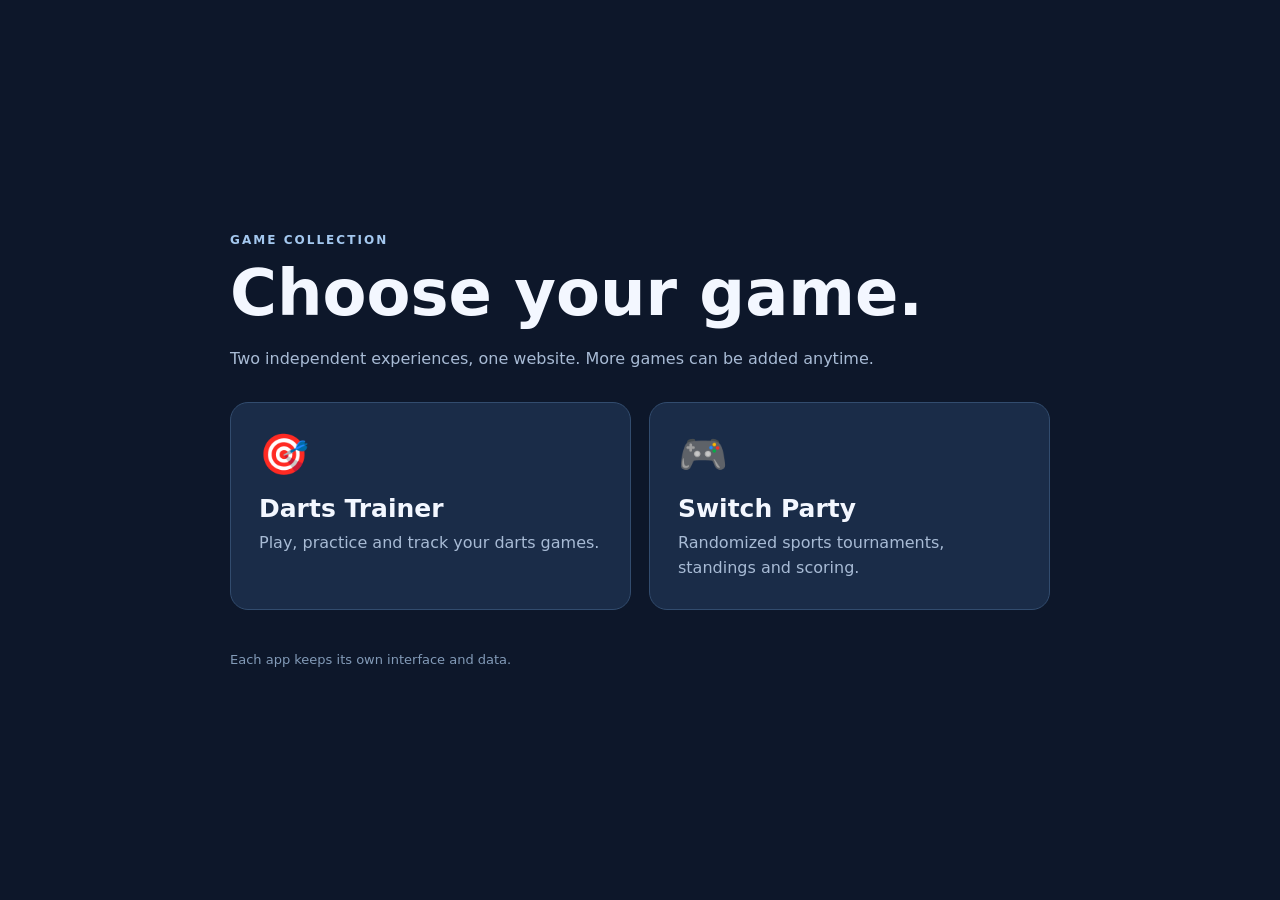
<file: index.html>
<!doctype html><html lang="en"><head><meta charset="utf-8"><meta name="viewport" content="width=device-width, initial-scale=1"><title>My Games · Darts & Switch Party</title><style>*{box-sizing:border-box}body{margin:0;background:#0d172a;color:#f3f7ff;font:16px system-ui,Arial,sans-serif;min-height:100vh;display:grid;place-items:center;padding:28px}main{width:min(820px,100%)}.eyebrow{color:#a4c8ef;text-transform:uppercase;letter-spacing:.17em;font-size:12px;font-weight:700}h1{font-size:clamp(36px,8vw,64px);margin:9px 0}p{color:#a8bbd5;line-height:1.6}.grid{display:grid;grid-template-columns:repeat(auto-fit,minmax(240px,1fr));gap:18px;margin-top:30px}a{display:block;background:#1a2c48;padding:28px;border:1px solid #324c6e;border-radius:18px;color:inherit;text-decoration:none;transition:transform .15s,border-color .15s}a:hover,a:focus-visible{transform:translateY(-3px);border-color:#9edce7}a .emoji{font-size:40px}a h2{margin:16px 0 7px;font-size:25px}a p{margin:0}footer{margin-top:42px;font-size:13px;color:#839bb8}</style></head><body><main><div class="eyebrow">Game Collection</div><h1>Choose your game.</h1><p>Two independent experiences, one website. More games can be added anytime.</p><div class="grid"><a href="./darts/"><div class="emoji">🎯</div><h2>Darts Trainer</h2><p>Play, practice and track your darts games.</p></a><a href="./switch-party/"><div class="emoji">🎮</div><h2>Switch Party</h2><p>Randomized sports tournaments, standings and scoring.</p></a></div><footer>Each app keeps its own interface and data.</footer></main></body></html>
</file>
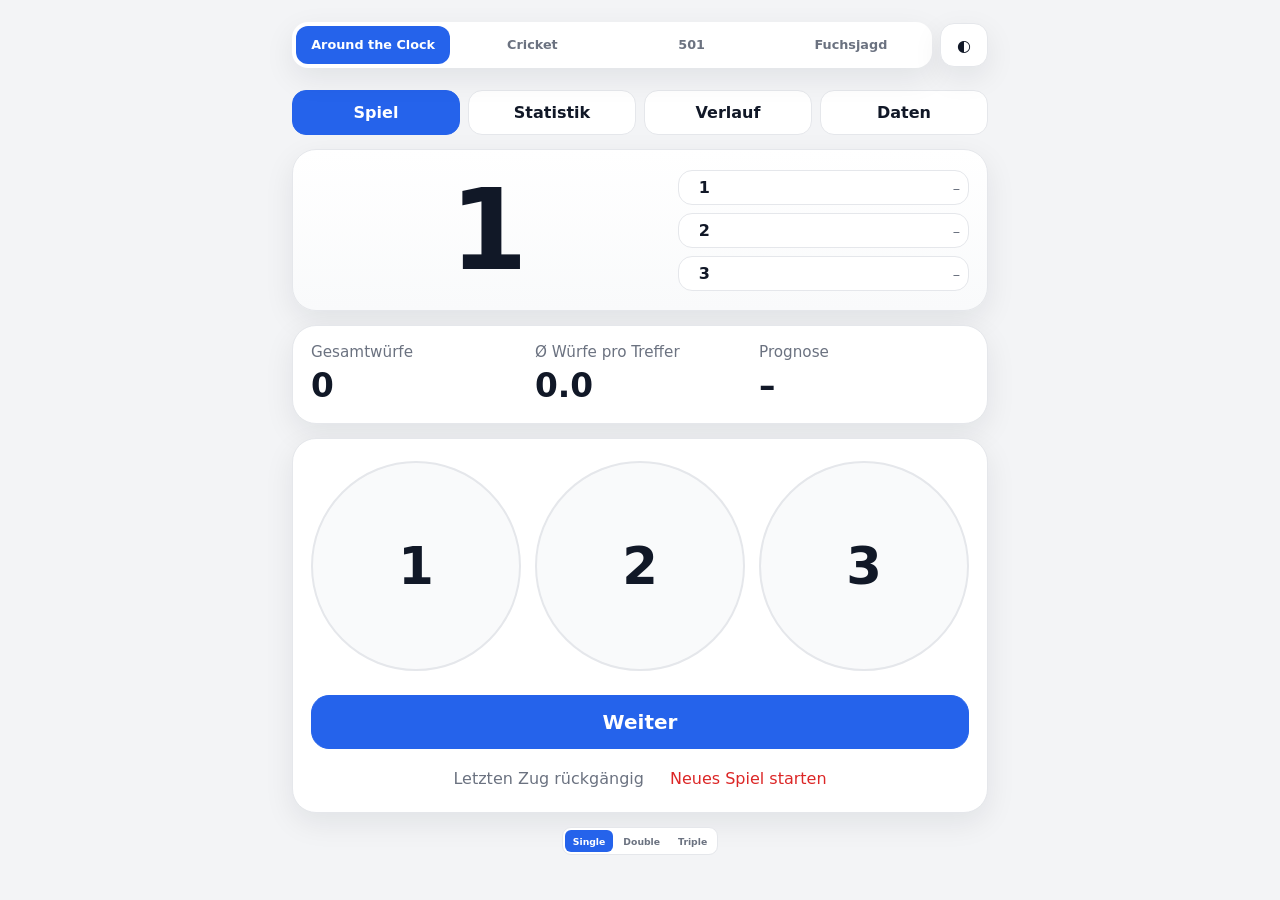
<file: darts/index.html>
<!DOCTYPE html>
<html lang="de">
<head>
  <meta charset="UTF-8" />
  <meta name="viewport" content="width=device-width, initial-scale=1.0, viewport-fit=cover" />
  <meta name="theme-color" content="#111827" />
  <meta name="description" content="Darts Training App für 1 bis 20 und Bull mit lokaler Speicherung und Statistik." />
  <link rel="manifest" href="manifest.json" />
  <link rel="icon" href="icon.svg" type="image/svg+xml" />
  <link rel="apple-touch-icon" href="icon.svg" />
  <link rel="stylesheet" href="styles.css" />
  <title>Darts Trainer</title>
  <link rel="stylesheet" href="mode-nav.css" />
</head>
<body>
  <div class="app-shell">
    <header class="mode-topbar">
      <nav class="mode-switch" aria-label="Spielmodus">
        <a class="mode-pill active" href="index.html">Around the Clock</a>
        <a class="mode-pill" href="cricket.html">Cricket</a>
        <a class="mode-pill" href="501.html">501</a>
        <a class="mode-pill" href="foxhunt.html">Fuchsjagd</a>
      </nav>
      <button id="themeToggle" class="icon-button" type="button" aria-label="Ansicht umschalten">◐</button>
    </header>

    <nav class="tabs" aria-label="Navigation">
      <button class="tab active" data-tab="play" type="button">Spiel</button>
      <button class="tab" data-tab="stats" type="button">Statistik</button>
      <button class="tab" data-tab="history" type="button">Verlauf</button>
      <button class="tab" data-tab="settings" type="button">Daten</button>
    </nav>

    <main>
      <section id="play" class="view active">
        <div class="card hero-split-card">
          <div class="hero-main">
            <div id="currentTarget" class="hero-target">1</div>
          </div>
          <div id="nextTargetsPreview" class="next-targets-preview"></div>
        </div>

        <div class="card metrics-card stats-grid metrics-three compact">
          <div>
            <div class="small-label">Gesamtwürfe</div>
            <div id="totalThrows" class="big-number">0</div>
          </div>
          <div>
            <div class="small-label">Ø Würfe pro Treffer</div>
            <div id="avgThrowsPerHit" class="big-number">0.0</div>
          </div>
          <div>
            <div class="small-label">Prognose</div>
            <div id="projectedTotal" class="big-number">–</div>
          </div>
        </div>

        <div class="card play-card">
          <div class="throw-circle-grid" aria-label="Treffer in dieser Aufnahme">
            <label id="throwCircle1" class="throw-circle">
              <input type="checkbox" id="throw1" />
              <span>1</span>
            </label>
            <label id="throwCircle2" class="throw-circle">
              <input type="checkbox" id="throw2" />
              <span>2</span>
            </label>
            <label id="throwCircle3" class="throw-circle">
              <input type="checkbox" id="throw3" />
              <span>3</span>
            </label>
          </div>

          <button id="continueBtn" class="primary-button continue-button" type="button">Weiter</button>

          <div class="button-row small-actions">
            <button id="undoBtn" class="text-button" type="button">Letzten Zug rückgängig</button>
            <button id="newGameBtn" class="text-button danger-text" type="button">Neues Spiel starten</button>
          </div>
        </div>

        <div class="atc-mode-picker" aria-label="Around-the-Clock Modus">
          <button type="button" data-atc-mode="single" class="active">Single</button>
          <button type="button" data-atc-mode="double">Double</button>
          <button type="button" data-atc-mode="triple">Triple</button>
        </div>
      </section>

      <section id="stats" class="view">
        <div class="card">
          <div class="section-title">Überblick</div>
          <div class="stats-grid compact metrics-four">
            <div>
              <div class="small-label">Gespielte Spiele</div>
              <div id="gamesPlayed" class="big-number">0</div>
            </div>
            <div>
              <div class="small-label">Ø Gesamtwürfe letzte 30</div>
              <div id="avgTotalThrows" class="big-number">0.0</div>
            </div>
            <div>
              <div class="small-label">Highscore gesamt</div>
              <div id="bestOverall" class="big-number">–</div>
            </div>
            <div>
              <div class="small-label">Longest Streak</div>
              <div id="longestStreak" class="big-number">–</div>
            </div>
          </div>
        </div>

        <div class="card">
          <div class="section-title">Ø Würfe pro Ziel</div>
          <div id="targetBars" class="target-bars empty-state">Noch keine abgeschlossenen Spiele vorhanden.</div>
        </div>

        <div class="card">
          <div class="section-title">Trefferquote Wurf 1 / 2 / 3</div>
          <div class="muted stats-note">Letzte 30 Spiele</div>
          <div id="throwPositionBars" class="target-bars empty-state">Noch keine abgeschlossenen Spiele vorhanden.</div>
        </div>
      </section>

      <section id="history" class="view">
        <div class="card">
          <div class="section-title">Verlauf aller Spiele</div>
          <div id="movingAverageChart" class="chart-box empty-state">Noch keine abgeschlossenen Spiele vorhanden.</div>
        </div>

        <div class="card">
          <div class="section-title">Gespeicherte Spiele</div>
          <div id="historyList" class="history-list empty-state">Noch keine Spiele gespeichert.</div>
        </div>
      </section>

      <section id="settings" class="view">
        <div class="card">
          <div class="section-title">Daten sichern</div>
          <p class="muted">Die App speichert alles lokal in deinem Browser. Hier kannst du die Daten zusätzlich als JSON-Datei exportieren oder wieder importieren.</p>
          <div class="button-row stacked">
            <button id="exportBtn" class="secondary-button" type="button">Daten exportieren</button>
            <label class="file-button">
              Daten importieren
              <input id="importInput" type="file" accept="application/json" />
            </label>
            <button id="clearDataBtn" class="ghost-button danger" type="button">Alle gespeicherten Daten löschen</button>
          </div>
        </div>
      </section>
    </main>
  </div>

  <dialog id="finishDialog" class="finish-dialog">
    <div class="dialog-content">
      <h2>Spiel beendet</h2>
      <p id="finishSummary"></p>
      <div class="button-row">
        <button id="closeDialogBtn" class="primary-button" type="button">OK</button>
      </div>
    </div>
  </dialog>

  <dialog id="gameDetailDialog" class="finish-dialog">
    <div class="dialog-content detail-dialog-content">
      <h2 id="detailTitle">Spiel</h2>
      <p id="detailMeta" class="muted"></p>
      <div id="detailBars" class="target-bars"></div>
      <div class="detail-mode-editor">
        <label for="detailModeSelect">Wertung</label>
        <select id="detailModeSelect">
          <option value="single">Single</option>
          <option value="double">Double</option>
          <option value="triple">Triple</option>
        </select>
      </div>
      <div class="button-row stacked detail-actions">
        <button id="deleteGameBtn" class="ghost-button danger" type="button">Dieses Spiel löschen</button>
        <button id="closeDetailDialogBtn" class="primary-button" type="button">Schließen</button>
      </div>
    </div>
  </dialog>

  <script src="app.js?v=37"></script>
</body>
</html>
</file>
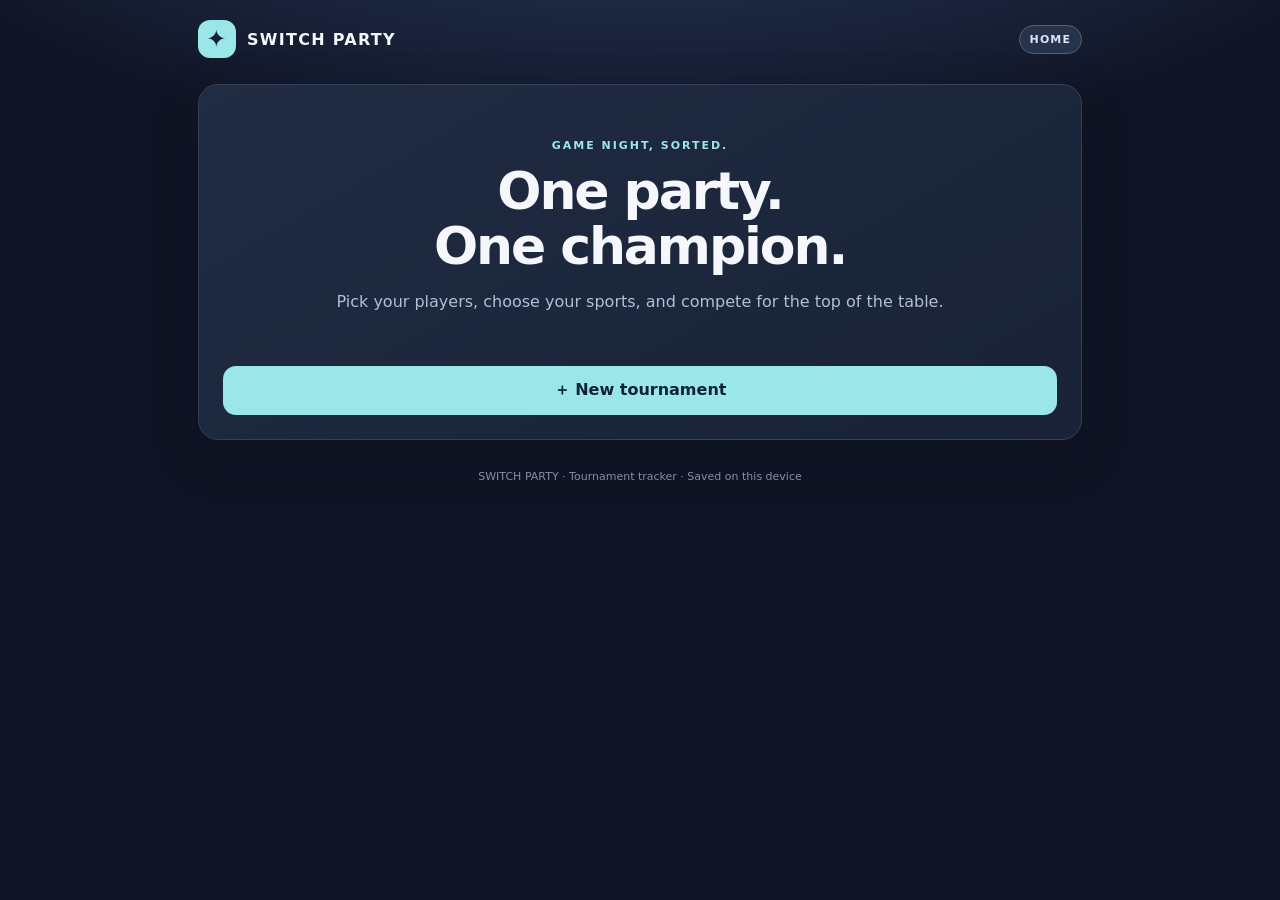
<file: switch-party/index.html>
<!doctype html>
<html lang="en">
<head>
  <meta charset="utf-8">
  <meta name="viewport" content="width=device-width, initial-scale=1, viewport-fit=cover">
  <meta name="theme-color" content="#111628">
  <meta name="description" content="A Nintendo Switch party tournament tracker for 2–4 players.">
  <title>Switch Party · Tournament</title>
  <link rel="manifest" href="manifest.json">
  <link rel="icon" type="image/png" href="icons/app-icon-192.png">
  <link rel="apple-touch-icon" href="icons/app-icon-192.png">
  <link rel="stylesheet" href="styles.css">
</head>
<body>
  <div id="app"></div>
  <script src="games.js"></script>
  <script src="app.js"></script>
  <script>if ("serviceWorker" in navigator) window.addEventListener("load", () => navigator.serviceWorker.register("./sw.js",{scope:"./"}).catch(console.warn));</script>
</body>
</html>
</file>
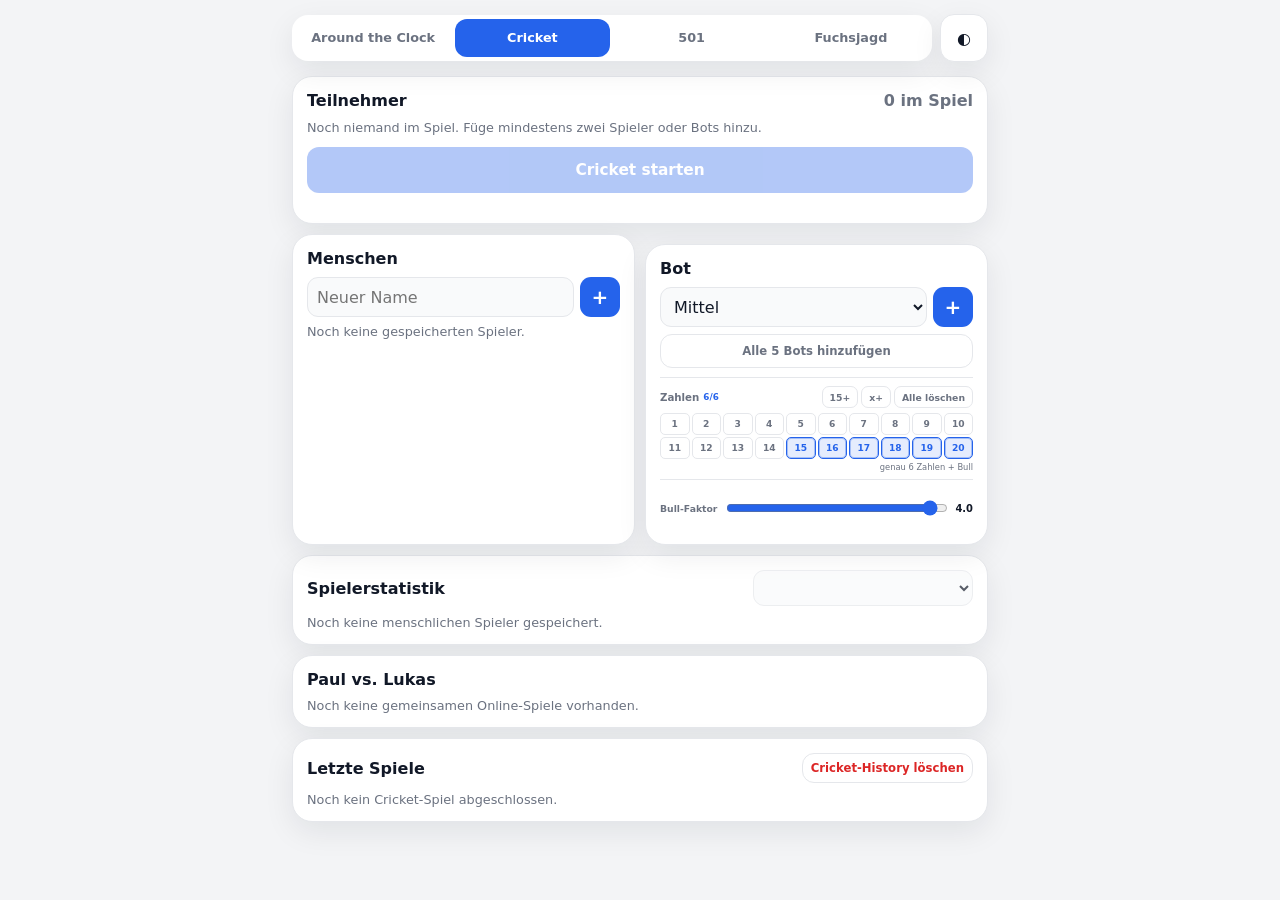
<file: darts/cricket.html>
<!DOCTYPE html>
<html lang="de">
<head>
  <meta charset="UTF-8" />
  <meta name="viewport" content="width=device-width, initial-scale=1.0, maximum-scale=1.0, user-scalable=no, viewport-fit=cover" />
  <meta name="theme-color" content="#111827" />
  <meta name="description" content="Darts Cricket für menschliche Spieler und Bots." />
  <link rel="manifest" href="manifest.json" />
  <link rel="icon" href="icon.svg" type="image/svg+xml" />
  <link rel="apple-touch-icon" href="icon.svg" />
  <link rel="stylesheet" href="cricket.css?v=20" />
  <link rel="stylesheet" href="mode-nav.css" />
  <link rel="stylesheet" href="cricket-addons.css?v=46" />
  <title>Darts Cricket</title>
</head>
<body>
  <div class="cricket-shell">
    <header class="mode-topbar">
      <nav class="mode-switch" aria-label="Spielmodus">
        <a class="mode-pill" href="index.html">Around the Clock</a>
        <a class="mode-pill active" href="cricket.html">Cricket</a>
        <a class="mode-pill" href="501.html">501</a>
        <a class="mode-pill" href="foxhunt.html">Fuchsjagd</a>
      </nav>
      <button id="themeToggle" class="icon-button" type="button" aria-label="Hell-/Dunkelmodus umschalten">◐</button>
    </header>

    <main>
      <section id="setupView" class="screen active" aria-label="Cricket einrichten">
        <article class="setup-card lineup-panel">
          <div class="section-heading">
            <h2>Teilnehmer</h2>
            <span class="capacity-label"><span id="lineupCount">0</span> im Spiel</span>
          </div>
          <div id="selectedLineup" class="selected-lineup empty-copy">Noch niemand ausgewählt.</div>
          <button id="startGameBtn" class="cta-button" type="button" disabled>Cricket starten</button>
          <p id="setupMessage" class="form-message" role="status"></p>
        </article>

        <div class="setup-columns">
          <article class="setup-card">
            <div class="section-heading">
              <h2>Menschen</h2>
            </div>
            <form id="createPlayerForm" class="create-player-form">
              <label class="sr-only" for="playerNameInput">Name des Spielers</label>
              <input id="playerNameInput" maxlength="24" autocomplete="off" placeholder="Neuer Name" />
              <button class="small-primary" type="submit">+</button>
            </form>
            <div id="savedPlayers" class="saved-list"></div>
          </article>

          <article class="setup-card bot-panel">
            <div class="section-heading">
              <h2>Bot</h2>
            </div>
            <div class="bot-add-row">
              <label class="sr-only" for="botDifficulty">Schwierigkeit</label>
              <select id="botDifficulty">
                <option value="rookie">Anfänger</option>
                <option value="casual">Leicht</option>
                <option value="normal" selected>Mittel</option>
                <option value="strong">Schwer</option>
                <option value="expert">Profi</option>
              </select>
              <button id="addBotBtn" class="small-primary bot-add-button" type="button">+</button>
            </div>
            <button id="addAllBotsBtn" class="quiet-button all-bots-button" type="button">Alle 5 Bots hinzufügen</button>

            <div class="cricket-target-settings">
              <div class="cricket-target-settings-head">
                <span>Zahlen <b id="targetCount">6/6</b></span>
                <div class="cricket-target-actions">
                  <button id="resetTargetsBtn" class="target-reset-btn" type="button">15+</button>
                  <button id="rangeTargetsBtn" class="target-reset-btn" type="button" aria-pressed="false">x+</button>
                  <button id="clearTargetsBtn" class="target-reset-btn" type="button">Alle löschen</button>
                </div>
              </div>
              <div id="cricketTargetPicker" class="cricket-target-picker" aria-label="Cricket Zahlen auswählen"></div>
              <div class="cricket-target-note">genau 6 Zahlen + Bull</div>

              <div class="bull-factor-row">
                <label for="bullFactorSlider">Bull-Faktor</label>
                <input id="bullFactorSlider" type="range" min="1" max="4" step="0.2" value="4">
                <output id="bullFactorValue" for="bullFactorSlider">4</output>
              </div>
            </div>
          </article>
        </div>

        <article class="setup-card player-stats-panel">
          <div class="section-heading stats-heading">
            <h2>Spielerstatistik</h2>
            <label class="sr-only" for="statsPlayerSelect">Spieler auswählen</label>
            <select id="statsPlayerSelect" class="stats-player-select"></select>
          </div>
          <div id="playerStats" class="player-stats empty-copy">Noch keine menschlichen Spieler gespeichert.</div>
        </article>

        <article class="setup-card online-comparison-panel">
          <div class="section-heading">
            <h2>Paul vs. Lukas</h2>
          </div>
          <div id="onlineStats" class="online-stats empty-copy">Supabase ist noch nicht eingerichtet.</div>
        </article>


<article id="historyPanel" class="setup-card history-panel">
          <div class="section-heading">
            <h2>Letzte Spiele</h2>
            <button id="clearHistoryBtn" class="quiet-button danger-button" type="button">Cricket-History löschen</button>
          </div>
          <div id="cricketHistory" class="cricket-history empty-copy">Noch kein Spiel abgeschlossen.</div>
        </article>
      </section>

      <section id="gameView" class="screen game-screen" aria-label="Cricket-Spiel">
        <div class="game-toolbar">
          <button id="backToSetupBtn" class="toolbar-button" type="button" aria-label="Zurück">←</button>
          <div id="turnDots" class="turn-dots" aria-label="Würfe in dieser Aufnahme">
            <span></span><span></span><span></span>
          </div>
          <button id="gameThemeToggle" class="toolbar-button" type="button" aria-label="Hell-/Dunkelmodus umschalten">◐</button>
          <button id="undoDartBtn" class="toolbar-button" type="button" aria-label="Letzten Wurf zurück">↶</button>
          <button id="resetGameBtn" class="toolbar-button danger-toolbar-button" type="button" aria-label="Spiel neu starten">↻</button>
        </div>

        <div id="scoreboardWrap" class="scoreboard-wrap" aria-label="Cricket-Scoreboard">
          <table id="scoreboard" class="scoreboard"></table>
        </div>

        <div class="throw-area">
          <div id="humanControls" class="human-controls">
            <div id="targetButtons" class="target-button-grid"></div>
            <div id="multiplierButtons" class="multiplier-grid" aria-label="Wurfart">
              <button class="modifier-button" data-multiplier="2" type="button">Double</button>
              <button class="modifier-button" data-multiplier="3" type="button">Triple</button>
            </div>
          </div>

          <div id="botControls" class="bot-status" hidden aria-live="polite">
            <span class="bot-loading-dot"></span>
            <span>Bot wirft</span>
          </div>
        </div>
      </section>
    </main>
  </div>

  <dialog id="winnerDialog" class="winner-dialog">
    <div class="winner-content">
      <div id="placementBadge" class="trophy-mark">PLATZ 1</div>
      <h2 id="winnerTitle">Gewonnen!</h2>
      <p id="winnerSummary"></p>
      <div id="finalScores" class="final-scores"></div>
      <div class="winner-actions">
        <button id="continuePlacementBtn" class="cta-button continue-placement-button" type="button">Weiter spielen</button>
        <button id="rematchBtn" class="outline-button" type="button">Revanche</button>
        <button id="winnerSetupBtn" class="outline-button" type="button">Teilnehmer</button>
      </div>
    </div>
  </dialog>


  <dialog id="historyDetailDialog" class="winner-dialog history-detail-dialog">
    <div class="winner-content history-detail-content">
      <div class="history-detail-top">
        <button id="historyPrevBtn" class="quiet-button" type="button">← Vorheriges</button>
        <button id="historyNextBtn" class="quiet-button" type="button">Nächstes →</button>
      </div>
      <h2 id="historyDetailTitle">Spiel</h2>
      <p id="historyDetailMeta" class="history-detail-meta"></p>
      <div id="historyDetailRanking" class="history-detail-ranking"></div>
      <button id="historyDetailCloseBtn" class="outline-button" type="button">Schließen</button>
    </div>
  </dialog>

  <script src="supabase-config.js"></script>
  <script src="cricket.js?v=46"></script>
</body>
</html>
</file>
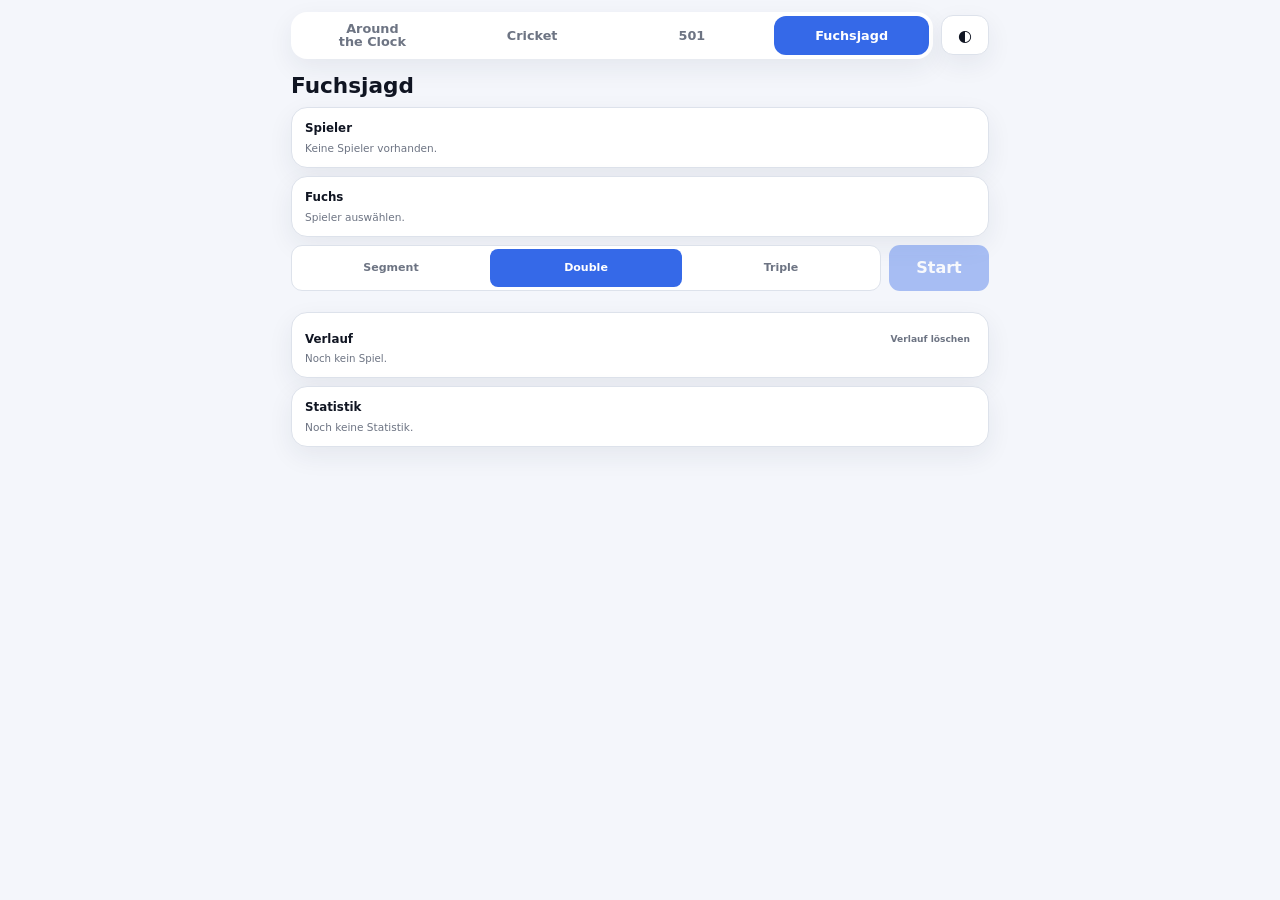
<file: darts/foxhunt.html>
<!doctype html>
<html lang="de">
<head>
  <meta charset="utf-8">
  <meta name="viewport" content="width=device-width,initial-scale=1,viewport-fit=cover">
  <meta name="theme-color" content="#111827">
  <link rel="manifest" href="manifest.json">
  <link rel="icon" href="icon.svg" type="image/svg+xml">
  <link rel="stylesheet" href="foxhunt.css?v=45">
  <link rel="stylesheet" href="mode-nav.css">
  <title>Fuchsjagd</title>
</head>
<body>
  <main class="fox-shell">
    <div class="mode-topbar">
      <nav class="mode-switch" aria-label="Spielmodus">
        <a class="mode-pill" href="index.html">Around<br>the Clock</a>
        <a class="mode-pill" href="cricket.html">Cricket</a>
        <a class="mode-pill" href="501.html">501</a>
        <a class="mode-pill active" href="foxhunt.html">Fuchsjagd</a>
      </nav>
      <button id="themeToggle" class="icon-button" type="button" aria-label="Theme wechseln">◐</button>
    </div>

    <section id="setupView" class="screen active">
      <div class="compact-title-row">
        <h1>Fuchsjagd</h1>
      </div>

      <article class="card">
        <div class="section-title">Spieler</div>
        <div id="profiles" class="profile-list"></div>
      </article>

      <article class="card">
        <div class="section-title">Fuchs</div>
        <div id="lineup" class="lineup"></div>
      </article>

      <div class="setup-bottom-row">
        <div class="segmented" id="variantPicker">
          <button type="button" data-variant="segment">Segment</button>
          <button type="button" data-variant="double" class="active">Double</button>
          <button type="button" data-variant="triple">Triple</button>
        </div>
        <button id="startBtn" class="primary start-button" type="button" disabled>Start</button>
      </div>

      <p id="setupMessage" class="setup-message"></p>

      <article class="card history-card">
        <div class="section-heading-row">
          <div class="section-title">Verlauf</div>
          <button id="clearHistoryBtn" class="quiet tiny-action" type="button">Verlauf löschen</button>
        </div>
        <div id="history" class="history empty">Noch kein Spiel.</div>
      </article>

      <article class="card stats-card">
        <div class="section-title">Statistik</div>
        <div id="foxStats" class="fox-stats"></div>
      </article>
    </section>

    <section id="gameView" class="screen">
      <div class="game-header">
        <button id="backSetupBtn" class="secondary small" type="button">Setup</button>
      </div>

      <div id="versusBoard" class="versus-board"></div>

      <div class="hunt-ring-wrap">
        <div id="huntRing" class="hunt-ring" aria-label="Positionen auf dem Dartboard"></div>
        <div class="hunt-ring-center">
          <strong id="distanceNumber">0</strong>
          <span>Felder</span>
        </div>
      </div>

      <div class="visit-input">
        <div id="hitCountPicker" class="hit-count-picker" aria-label="Treffer in diesem Zug">
          <button type="button" data-hits="1"><span>1</span></button>
          <button type="button" data-hits="2"><span>2</span></button>
          <button type="button" data-hits="3"><span>3</span></button>
        </div>
        <button id="continueBtn" class="primary continue-button" type="button">Weiter</button>
      </div>

      <button id="undoBtn" class="quiet undo-button" type="button">↶</button>
    </section>
  </main>

  <dialog id="winDialog">
    <div class="dialog-card">
      <h2 id="winTitle">Spiel beendet</h2>
      <p id="winText"></p>
      <button id="rematchBtn" class="primary full" type="button">Revanche</button>
      <button id="dialogSetupBtn" class="secondary full" type="button">Setup</button>
    </div>
  </dialog>

  <script src="supabase-config.js"></script>
  <script src="foxhunt.js?v=45"></script>
</body>
</html>
</file>
<file: darts/styles.css>
:root {
  --bg: #f3f4f6;
  --card: #ffffff;
  --card-2: #f9fafb;
  --text: #111827;
  --muted: #6b7280;
  --primary: #2563eb;
  --primary-2: #1d4ed8;
  --border: #e5e7eb;
  --success: #16a34a;
  --danger: #dc2626;
  --shadow: 0 10px 30px rgba(17, 24, 39, 0.08);
}

body.dark {
  --bg: #0f172a;
  --card: #111827;
  --card-2: #1f2937;
  --text: #f9fafb;
  --muted: #9ca3af;
  --primary: #60a5fa;
  --primary-2: #3b82f6;
  --border: #374151;
  --success: #22c55e;
  --danger: #f87171;
  --shadow: 0 16px 40px rgba(0, 0, 0, 0.35);
}

* { box-sizing: border-box; }
html, body {
  margin: 0;
  padding: 0;
  min-height: 100%;
  background: var(--bg);
  color: var(--text);
  font-family: Inter, system-ui, -apple-system, BlinkMacSystemFont, "Segoe UI", sans-serif;
}
body { padding: env(safe-area-inset-top, 0) 0 env(safe-area-inset-bottom, 0); }
button, input, label { font: inherit; }

.app-shell {
  width: min(100%, 720px);
  margin: 0 auto;
  padding: 14px 12px 28px;
}

.topbar {
  display: flex;
  align-items: center;
  justify-content: space-between;
  gap: 12px;
  margin-bottom: 14px;
}
.topbar h1 { margin: 0; font-size: 1.6rem; }
.topbar p { margin: 4px 0 0; color: var(--muted); }

.icon-button {
  border: 1px solid var(--border);
  background: var(--card);
  color: var(--text);
  border-radius: 14px;
  width: 48px;
  height: 48px;
  box-shadow: var(--shadow);
}

.tabs {
  display: grid;
  grid-template-columns: repeat(4, 1fr);
  gap: 8px;
  margin-bottom: 14px;
}
.tab {
  padding: 12px 8px;
  border: 1px solid var(--border);
  border-radius: 14px;
  background: var(--card);
  color: var(--text);
  font-weight: 700;
}
.tab.active {
  background: var(--primary);
  border-color: var(--primary);
  color: white;
}

.view { display: none; }
.view.active { display: block; }

.card {
  background: var(--card);
  border: 1px solid var(--border);
  border-radius: 24px;
  padding: 18px;
  box-shadow: var(--shadow);
  margin-bottom: 14px;
}
.hero-card {
  text-align: center;
  padding: 20px 16px;
  background: linear-gradient(180deg, var(--card), var(--card-2));
}
.small-label { color: var(--muted); font-size: 0.95rem; }
.hero-target {
  font-size: clamp(4rem, 20vw, 7rem);
  font-weight: 900;
  line-height: 1;
}
.overview-single {
  text-align: center;
  padding: 14px 18px;
}
.big-number {
  margin-top: 6px;
  font-size: clamp(1.8rem, 7vw, 2.4rem);
  font-weight: 800;
}
.section-title {
  font-size: 1.1rem;
  font-weight: 700;
  margin-bottom: 8px;
}
.muted { color: var(--muted); margin-top: 0; }

.play-card {
  padding-top: 22px;
  padding-bottom: 18px;
}
.throw-circle-grid {
  display: grid;
  grid-template-columns: repeat(3, 1fr);
  gap: 14px;
  margin-bottom: 22px;
}
.throw-circle {
  position: relative;
  aspect-ratio: 1 / 1;
  display: block;
}
.throw-circle input {
  position: absolute;
  opacity: 0;
  inset: 0;
}
.throw-circle span {
  display: flex;
  align-items: center;
  justify-content: center;
  width: 100%;
  height: 100%;
  border-radius: 999px;
  border: 2px solid var(--border);
  background: var(--card-2);
  color: var(--text);
  font-size: clamp(2rem, 10vw, 3.2rem);
  font-weight: 900;
  user-select: none;
  transition: transform 0.12s ease, background 0.12s ease, border-color 0.12s ease, color 0.12s ease, box-shadow 0.12s ease;
  box-shadow: inset 0 0 0 1px rgba(255,255,255,0.04);
}
.throw-circle input:checked + span {
  background: var(--success);
  border-color: var(--success);
  color: white;
  transform: scale(1.03);
  box-shadow: 0 10px 20px rgba(22, 163, 74, 0.18);
}
.throw-circle input:active + span,
.throw-circle span:active { transform: scale(0.98); }

.continue-button {
  width: 100%;
  min-height: 64px;
  font-size: 1.25rem;
  font-weight: 800;
  margin-top: 2px;
}
.button-row {
  display: flex;
  gap: 10px;
  flex-wrap: wrap;
  margin-top: 16px;
}
.button-row.stacked { flex-direction: column; }
.small-actions {
  justify-content: center;
  gap: 14px;
  margin-top: 14px;
}
.primary-button,
.secondary-button,
.ghost-button,
.file-button {
  appearance: none;
  border-radius: 18px;
  min-height: 52px;
  padding: 14px 16px;
  border: 1px solid var(--border);
  cursor: pointer;
  text-align: center;
  text-decoration: none;
  font-weight: 700;
}
.primary-button {
  background: var(--primary);
  color: white;
  border-color: var(--primary);
}
.primary-button:disabled { opacity: 0.55; cursor: not-allowed; }
.secondary-button, .file-button {
  background: var(--card-2);
  color: var(--text);
}
.ghost-button {
  background: transparent;
  color: var(--text);
}
.text-button {
  border: none;
  background: transparent;
  color: var(--muted);
  cursor: pointer;
  padding: 6px;
}
.text-button:hover,
.text-button:focus-visible { color: var(--text); }
.danger, .danger-text { color: var(--danger); }
.file-button { position: relative; overflow: hidden; }
.file-button input {
  position: absolute;
  inset: 0;
  opacity: 0;
  cursor: pointer;
}

.stats-grid {
  display: grid;
  grid-template-columns: repeat(2, 1fr);
  gap: 16px;
}
.stats-grid.compact { gap: 14px; }

.target-bars {
  display: grid;
  gap: 12px;
}
.target-bar-row {
  display: grid;
  grid-template-columns: 48px 1fr 52px;
  gap: 10px;
  align-items: center;
}
.target-name {
  font-weight: 700;
  font-size: 0.95rem;
}
.bar-track {
  width: 100%;
  height: 14px;
  border-radius: 999px;
  background: var(--card-2);
  border: 1px solid var(--border);
  overflow: hidden;
}
.bar-fill {
  height: 100%;
  border-radius: 999px;
  background: linear-gradient(90deg, var(--primary), var(--primary-2));
}
.bar-value {
  text-align: right;
  font-variant-numeric: tabular-nums;
  color: var(--muted);
  font-size: 0.95rem;
}

.chart-box {
  background: var(--card-2);
  border: 1px solid var(--border);
  border-radius: 18px;
  padding: 12px;
}
.chart-svg {
  width: 100%;
  height: auto;
  display: block;
}
.chart-axis,
.chart-grid {
  stroke: var(--border);
  stroke-width: 1;
}
.chart-line {
  fill: none;
  stroke: var(--primary);
  stroke-width: 3;
  stroke-linecap: round;
  stroke-linejoin: round;
}
.chart-point {
  fill: var(--primary);
}
.chart-label {
  fill: var(--muted);
  font-size: 11px;
}

.history-list {
  display: grid;
  gap: 10px;
  touch-action: pan-y;
}
.history-item {
  border: 1px solid var(--border);
  border-radius: 18px;
  padding: 14px;
  background: var(--card-2);
}
.history-top {
  display: flex;
  align-items: center;
  justify-content: space-between;
  gap: 12px;
  margin-bottom: 8px;
}
.history-meta { color: var(--muted); font-size: 0.95rem; }
.empty-state { color: var(--muted); }

.finish-dialog {
  border: none;
  border-radius: 24px;
  padding: 0;
  background: transparent;
  width: min(92vw, 420px);
}
.finish-dialog::backdrop { background: rgba(0, 0, 0, 0.55); }
.dialog-content {
  background: var(--card);
  color: var(--text);
  border: 1px solid var(--border);
  border-radius: 24px;
  padding: 20px;
  box-shadow: var(--shadow);
}
.dialog-content h2 { margin-top: 0; }

@media (max-width: 420px) {
  .app-shell { padding-left: 10px; padding-right: 10px; }
  .card { padding: 16px; }
  .tabs { gap: 6px; }
  .tab { padding: 11px 6px; font-size: 0.92rem; }
  .target-bar-row {
    grid-template-columns: 40px 1fr 46px;
    gap: 8px;
  }
}

@media (min-width: 640px) {
  .button-row.stacked { flex-direction: row; }
}


.hero-split-card {
  display: grid;
  grid-template-columns: minmax(0, 1.1fr) minmax(132px, 0.9fr);
  gap: 12px;
  align-items: stretch;
  background: linear-gradient(180deg, var(--card), var(--card-2));
}
.hero-main {
  min-height: 124px;
  display: flex;
  align-items: center;
  justify-content: center;
  text-align: center;
}
.next-targets-preview {
  display: grid;
  gap: 8px;
  align-content: center;
}
.next-target-row {
  display: grid;
  grid-template-columns: 34px 1fr;
  gap: 8px;
  align-items: center;
  padding: 7px 8px;
  border-radius: 14px;
  background: var(--card);
  border: 1px solid var(--border);
}
.next-target-label {
  font-weight: 800;
  text-align: center;
}
.next-target-value {
  color: var(--muted);
  font-variant-numeric: tabular-nums;
  text-align: right;
  font-size: 0.92rem;
}
.next-target-empty {
  color: var(--muted);
  display: flex;
  align-items: center;
  justify-content: center;
}
.metrics-three {
  grid-template-columns: repeat(3, minmax(0, 1fr));
}
.metrics-four {
  grid-template-columns: repeat(2, minmax(0, 1fr));
}
.metrics-card .big-number {
  font-size: clamp(1.35rem, 5.1vw, 2.05rem);
}
.metrics-card .small-label,
.metrics-four .small-label {
  line-height: 1.14;
  word-break: normal;
  overflow-wrap: anywhere;
  hyphens: auto;
}
.history-item {
  appearance: none;
  width: 100%;
  text-align: left;
  cursor: pointer;
}
.detail-dialog-content {
  max-height: min(82vh, 720px);
  overflow: auto;
}
.detail-actions { margin-top: 16px; }

@media (max-width: 520px) {
  .metrics-three {
    grid-template-columns: repeat(3, minmax(0, 1fr));
    gap: 10px;
  }
  .metrics-card {
    padding: 14px;
  }
  .metrics-card .small-label {
    font-size: 0.77rem;
  }
  .metrics-card .big-number {
    font-size: clamp(1.1rem, 5vw, 1.55rem);
  }
  .hero-split-card {
    grid-template-columns: minmax(0, 1.08fr) minmax(116px, 0.92fr);
    gap: 10px;
  }
  .hero-main { min-height: 112px; }
  .hero-target { font-size: clamp(3.6rem, 18vw, 5.2rem); }
  .next-target-row {
    grid-template-columns: 28px 1fr;
    gap: 6px;
    padding: 6px 7px;
  }
  .next-target-label { font-size: 0.9rem; }
  .next-target-value { font-size: 0.78rem; }
}

@media (max-width: 390px) {
  .hero-split-card {
    grid-template-columns: minmax(0, 1fr) 106px;
    gap: 8px;
  }
  .metrics-three {
    gap: 8px;
  }
  .metrics-card .small-label { font-size: 0.72rem; }
  .metrics-card .big-number { font-size: 1.02rem; }
}


/* Mobile layout fixes */
.metrics-four > div,
.metrics-three > div {
  min-width: 0;
}

.history-item {
  touch-action: pan-y;
  -webkit-tap-highlight-color: transparent;
}

@media (max-width: 640px) {
  .metrics-four {
    grid-template-columns: repeat(2, minmax(0, 1fr)) !important;
    gap: 10px;
  }

  .metrics-four .small-label {
    font-size: 0.82rem;
    line-height: 1.14;
  }

  .metrics-four .big-number {
    font-size: clamp(1.18rem, 5.2vw, 1.62rem);
    line-height: 1.06;
  }

  .metrics-card.metrics-three {
    grid-template-columns: repeat(3, minmax(0, 1fr)) !important;
    gap: 8px;
    align-items: stretch;
  }

  .metrics-card.metrics-three > div {
    min-width: 0;
  }

  .metrics-card.metrics-three .small-label {
    font-size: 0.8rem;
    line-height: 1.12;
  }

  .metrics-card.metrics-three .big-number {
    font-size: clamp(1.06rem, 4.7vw, 1.36rem);
    line-height: 1.08;
  }
}


@media (max-width: 390px) {
  .metrics-four {
    gap: 8px;
  }

  .metrics-four .small-label {
    font-size: 0.74rem;
  }

  .metrics-four .big-number {
    font-size: 1.06rem;
  }

  .metrics-card.metrics-three .small-label {
    font-size: 0.72rem;
  }

  .metrics-card.metrics-three .big-number {
    font-size: 0.98rem;
  }
}



/* Shared mode navigation */
.mode-topbar{display:flex;align-items:center;gap:10px;margin-bottom:12px;position:sticky;top:0;z-index:20;padding:8px 0;background:var(--bg)}
.mode-switch{display:grid;grid-template-columns:repeat(3,minmax(0,1fr));gap:5px;flex:1;padding:4px;border-radius:16px;background:var(--card);box-shadow:var(--shadow)}
.mode-pill{display:flex;align-items:center;justify-content:center;min-height:42px;padding:8px 5px;border-radius:12px;color:var(--muted);font-weight:800;font-size:.84rem;text-decoration:none;text-align:center}
.mode-pill.active{background:var(--primary);color:#fff}
.mode-topbar .icon-button{flex:0 0 44px;width:44px;height:44px}
.stats-note{margin:-4px 0 12px;font-size:.8rem}
.throw-position-row .bar-fill{min-width:2px}
@media(max-width:420px){.mode-pill{font-size:.75rem}.mode-topbar{gap:7px}.mode-topbar .icon-button{flex-basis:42px;width:42px;height:42px}}


/* v36: missed darts flash red again */
.throw-circle.miss-flash span{
  background:var(--danger)!important;
  border-color:var(--danger)!important;
  color:#fff!important;
  box-shadow:0 0 0 5px color-mix(in srgb,var(--danger) 18%,transparent)!important;
}
.throw-circle.miss-flash{
  animation:atc-miss-pop .32s ease;
}
@keyframes atc-miss-pop{
  0%{transform:scale(1)}
  35%{transform:scale(1.045)}
  100%{transform:scale(1)}
}

/* tiny Single / Double / Triple selector at bottom of play */
.atc-mode-picker{
  display:flex;
  align-items:center;
  justify-content:center;
  gap:4px;
  margin:7px 0 2px;
  color:var(--muted);
  font-size:.62rem;
}
.atc-mode-picker>span{margin-right:2px}
.atc-mode-picker button{
  min-height:25px;
  padding:2px 7px;
  border:1px solid var(--border);
  border-radius:8px;
  background:transparent;
  color:var(--muted);
  font-size:.61rem;
  font-weight:800;
}
.atc-mode-picker button.active{
  border-color:var(--primary);
  background:color-mix(in srgb,var(--primary) 11%,var(--card));
  color:var(--primary);
}
.detail-mode-editor{
  display:grid;
  grid-template-columns:auto minmax(0,1fr);
  align-items:center;
  gap:10px;
  margin-top:14px;
  padding-top:12px;
  border-top:1px solid var(--border);
}
.detail-mode-editor label{
  color:var(--muted);
  font-size:.78rem;
  font-weight:800;
}
.detail-mode-editor select{
  width:100%;
  min-height:38px;
  padding:0 9px;
  border:1px solid var(--border);
  border-radius:10px;
  background:var(--card-2);
  color:var(--text);
}


/* v37: compact, integrated Around-the-Clock mode switch */
.atc-mode-picker{
  width:max-content;
  max-width:100%;
  margin:8px auto 0!important;
  padding:2px!important;
  gap:2px!important;
  border:1px solid var(--border);
  border-radius:9px;
  background:var(--card);
  box-shadow:none;
}
.atc-mode-picker>span{
  display:none!important;
}
.atc-mode-picker button{
  min-height:22px!important;
  padding:2px 8px!important;
  border:0!important;
  border-radius:6px!important;
  background:transparent!important;
  color:var(--muted)!important;
  font-size:.58rem!important;
  line-height:1!important;
  font-weight:800!important;
  box-shadow:none!important;
}
.atc-mode-picker button.active{
  background:var(--primary)!important;
  color:#fff!important;
}
.atc-mode-picker button:focus-visible{
  outline:2px solid var(--primary);
  outline-offset:1px;
}
</file>
<file: darts/mode-nav.css>
.mode-topbar{
  width:100%;
  display:flex;
  align-items:center;
  gap:8px;
  margin-bottom:14px;
}
.mode-switch{
  flex:1;
  min-width:0;
  display:grid;
  grid-template-columns:repeat(4,minmax(0,1fr));
  gap:5px;
  padding:4px;
  border-radius:16px;
  background:var(--card);
  box-shadow:var(--shadow);
}
.mode-pill{
  min-width:0;
  min-height:42px;
  display:flex;
  align-items:center;
  justify-content:center;
  padding:6px 4px;
  border-radius:12px;
  color:var(--muted);
  text-decoration:none;
  font-size:.8rem;
  line-height:1;
  font-weight:800;
  white-space:nowrap;
}
.mode-pill.active{background:var(--primary);color:#fff}
.mode-topbar>.icon-button{flex:0 0 48px}
@media(max-width:420px){.mode-pill{font-size:.7rem}.mode-topbar{gap:6px}}

@media(max-width:420px){
  .mode-pill{font-size:.61rem;padding:6px 2px}
}

/* v41: four modes fit cleanly; long labels may use two lines */
.mode-switch{align-items:stretch}
.mode-pill{
  white-space:normal!important;
  line-height:1.05!important;
  text-align:center!important;
  display:flex!important;
  align-items:center!important;
  justify-content:center!important;
  min-height:38px;
}
</file>
<file: switch-party/styles.css>
:root{color-scheme:dark;--bg:#101525;--panel:#1b2438;--panel2:#26324a;--line:#37455e;--text:#f5f7fc;--muted:#b0bfd7;--aqua:#9ae6e9;--shadow:0 18px 50px #080c183d;--radius:20px;font-family:Inter,ui-sans-serif,system-ui,-apple-system,"Segoe UI",Arial,sans-serif}
*{box-sizing:border-box}html{min-height:100%;background:var(--bg)}body{margin:0;color:var(--text);background:radial-gradient(ellipse 1000px 520px at 50% -300px,#334a76 0%,transparent 90%),var(--bg);min-height:100vh}button,input{font:inherit}button{cursor:pointer}button:disabled{opacity:.43;cursor:not-allowed}button:focus-visible,input:focus-visible{outline:3px solid var(--aqua);outline-offset:3px}img{display:block;max-width:100%}.shell{width:min(920px,100%);margin:0 auto;padding:20px 18px 80px}.top{display:flex;justify-content:space-between;align-items:center;gap:12px;margin-bottom:26px}.brand{display:flex;align-items:center;gap:11px;font-weight:900;letter-spacing:.08em;font-size:16px}.logo{display:grid;place-items:center;width:38px;height:38px;background:var(--aqua);color:#142033;border-radius:12px;font-size:24px}.chip{border:1px solid #52617c;background:#26334a;color:#d7e7f6;font-size:11px;border-radius:100px;padding:7px 10px;font-weight:750;letter-spacing:.1em}.surface{background:linear-gradient(150deg,#202c43,#192236);border:1px solid #34415a;border-radius:var(--radius);box-shadow:var(--shadow);padding:24px}.hero{text-align:center;padding:30px 10px 36px}.eyebrow{font-size:11px;letter-spacing:.18em;font-weight:900;text-transform:uppercase;color:var(--aqua)}h1{font-size:clamp(30px,6vw,52px);letter-spacing:-.04em;line-height:1.06;margin:12px 0}h2{font-size:clamp(22px,4.5vw,29px);letter-spacing:-.035em;margin:4px 0 18px}h3{font-size:18px;margin:0}p{color:var(--muted);line-height:1.5}.muted{color:var(--muted)}.small{font-size:12px}.center{text-align:center}.btn{display:inline-flex;justify-content:center;align-items:center;gap:9px;border:0;border-radius:13px;background:var(--aqua);color:#102237;font-weight:850;padding:14px 20px;min-height:49px}.btn:hover:not(:disabled){filter:brightness(1.07)}.btn.secondary{background:#35435d;color:#f4f8fc}.btn.ghost{background:transparent;color:var(--muted);border:1px solid #46536b}.btn.danger{background:#773c4e;color:#fff}.btn.full{width:100%}.btn.smallbtn{font-size:12px;min-height:36px;padding:8px 11px}.buttonrow{display:flex;gap:10px;flex-wrap:wrap}.buttonrow>.btn.flex{flex:1}.steps{display:flex;gap:8px;margin-bottom:23px}.step{background:#263149;border:1px solid #35445e;border-radius:100px;padding:7px 12px;color:#9dafc9;font-size:12px;font-weight:700}.step.active{background:#2b5662;color:#c7ffff;border-color:#5bd9dd}.formlabel{display:block;color:#c6d5e9;font-size:13px;font-weight:750;margin-bottom:9px}.input{width:100%;border:1px solid #52617b;background:#111a2c;border-radius:12px;color:white;padding:14px 15px;font-size:16px}.choices{display:flex;gap:10px;flex-wrap:wrap}.choice{flex:1;background:#28354b;border:2px solid #384761;color:#d7e4f8;border-radius:13px;padding:14px;font-weight:850;min-width:66px}.choice.active{border-color:var(--aqua);color:var(--aqua);background:#234151}.players-summary{display:flex;gap:8px;flex-wrap:wrap;margin:18px 0}.player-pill{display:flex;align-items:center;gap:8px;padding:8px 11px;border-radius:100px;background:#29354b;font-size:13px}.dot{width:15px;height:15px;border-radius:50%;display:inline-block;flex:none;border:1px solid #ffffff30}.colors{display:grid;grid-template-columns:repeat(4,1fr);gap:11px;margin:12px 0 24px}.colorbtn{height:57px;border-radius:13px;border:3px solid transparent;color:#28303b;font-size:27px;font-weight:800}.colorbtn.active{border-color:#fff;box-shadow:0 0 0 2px #687a93}.between{display:flex;justify-content:space-between;align-items:center;gap:10px}.section-head{display:flex;justify-content:space-between;align-items:start;gap:12px;flex-wrap:wrap}.game-grid{display:grid;grid-template-columns:repeat(4,minmax(0,1fr));gap:12px;margin:22px 0}.game-option{background:transparent;border:0;color:white;padding:0;text-align:center;min-width:0}.game-img-wrap{aspect-ratio:1;position:relative;background:#2c3950;overflow:hidden;border-radius:14px;border:3px solid transparent;display:flex;align-items:center;justify-content:center}.game-img-wrap img{width:100%;height:100%;object-fit:cover;filter:grayscale(1);opacity:.53;transition:filter .18s,opacity .18s}.game-option.selected .game-img-wrap{border-color:var(--aqua);box-shadow:0 0 0 1px #9ae6e950}.game-option.selected img{filter:none;opacity:1}.game-option.unavailable .game-img-wrap img{filter:grayscale(1);opacity:.23}.game-option.unavailable{cursor:not-allowed}.game-label{font-size:clamp(10px,2.2vw,13px);font-weight:750;padding:6px 2px 0;overflow-wrap:anywhere}.game-option.unavailable .game-label{color:#8390a5}.check-overlay,.x-overlay{position:absolute;top:7px;right:7px;border-radius:50%;display:grid;place-items:center;width:25px;height:25px;font-weight:900}.check-overlay{background:var(--aqua);color:#122437}.x-overlay{background:#f06e80;color:#fff}.notice{padding:11px 14px;border-radius:11px;border:1px solid #6d6070;background:#382e40;color:#f2dce5;font-size:12px;line-height:1.5}.option-block{display:block;cursor:pointer;margin:9px 0}.option-block input{position:absolute;opacity:0}.option-card{padding:16px;border:2px solid #3b4962;border-radius:14px;background:#243047;display:flex;gap:11px;align-items:flex-start}.option-block input:checked + .option-card{border-color:var(--aqua);background:#254451}.option-block input:focus-visible + .option-card{outline:3px solid var(--aqua);outline-offset:3px}.radioicon{border:2px solid #7c93ae;border-radius:50%;width:20px;height:20px;flex:none;margin-top:2px}.option-block input:checked + .option-card .radioicon{border:6px solid var(--aqua)}.option-title{font-weight:850}.option-sub{color:#b8c7dc;font-size:12px;margin-top:4px}.order-list{display:grid;gap:8px;margin:16px 0}.order-row{display:flex;gap:10px;align-items:center;padding:8px 10px;background:#27344a;border-radius:10px}.order-row img{width:42px;height:42px;object-fit:cover;border-radius:8px}.order-row .name{flex:1;font-size:14px;font-weight:700}.order-row button{padding:5px 10px;color:#fff;background:#3c4b65;border:0;border-radius:7px}.tracker{display:grid;grid-template-columns:repeat(8,minmax(0,1fr));gap:6px;margin:12px 0 7px}.tracker-icon{aspect-ratio:1;border:3px solid transparent;border-radius:10px;background:#30405b;overflow:hidden;position:relative}.tracker-icon img{width:100%;height:100%;object-fit:cover}.tracker-icon.current{border-style:dashed;border-color:#8396b1}.tracker-icon.finished{border-style:solid}.tracker-label{text-align:center;font-size:10px;color:#8293aa;margin-top:3px}.leaderboard{display:grid;grid-template-columns:repeat(var(--players),minmax(0,1fr));gap:8px;margin:14px 0}.score-card{background:#29364e;border-radius:13px;text-align:center;padding:12px 7px;min-width:0}.score-color{height:5px;width:100%;border-radius:10px;margin-bottom:9px}.score-name{font-size:12px;font-weight:800;overflow-wrap:anywhere}.score-points{font-size:clamp(22px,6vw,34px);font-weight:900;letter-spacing:-.05em;margin-top:4px}.score-rank{font-size:11px;color:#a0b1c9}.current-game{display:grid;grid-template-columns:110px 1fr;align-items:center;gap:19px;background:#26344b;border-radius:16px;padding:15px;margin:17px 0}.current-game img{width:110px;aspect-ratio:1;object-fit:cover;border-radius:13px}.current-game h2{margin:6px 0}.points-callout{color:var(--aqua);font-size:22px;font-weight:950}.rank-list{display:grid;gap:9px;margin:14px 0 22px}.rank-row{display:grid;grid-template-columns:77px 1fr;align-items:center;gap:9px}.rank-label{font-size:12px;font-weight:800;color:#bfcee2}.rank-options{display:flex;gap:6px;flex-wrap:wrap}.rank-choice{display:flex;gap:6px;align-items:center;background:#394963;border:1px solid #52627e;border-radius:10px;padding:10px;font-size:12px;color:white;font-weight:800}.rank-filled{display:flex;align-items:center;gap:8px;background:#35445f;border-radius:10px;padding:10px;font-size:13px;font-weight:800;width:100%;text-align:left;color:white;border:0}.rank-filled span:last-child{margin-left:auto;color:#b8c9de}.rank-unfilled{color:#8293ac;font-size:12px}.subhead{font-size:13px;font-weight:900;letter-spacing:.06em;text-transform:uppercase;color:#c4d0e3;margin:20px 0 7px}.divider{border:0;border-top:1px solid #40506a;margin:21px 0}.champion{text-align:center;padding:20px 0}.trophy{font-size:70px}.winnername{font-weight:950;font-size:clamp(26px,7vw,43px);margin:12px}.history-row{display:flex;align-items:center;justify-content:space-between;background:#2a3850;border-radius:10px;padding:12px;margin:7px 0;gap:10px}.history-row small{color:#acbfd9}.history-row button{border:0;background:#42516a;color:#fff;border-radius:8px;padding:7px 9px}.footer{text-align:center;font-size:11px;color:#8191aa;margin-top:30px}.hidden{display:none!important}@media(max-width:520px){.shell{padding:14px 12px 60px}.surface{padding:16px}.top{margin-bottom:15px}.game-grid{gap:8px}.game-img-wrap{border-radius:10px;border-width:2px}.game-label{font-size:10px;line-height:1.2}.check-overlay,.x-overlay{width:19px;height:19px;font-size:12px;top:3px;right:3px}.tracker{gap:3px}.tracker-icon{border-width:2px;border-radius:5px}.current-game{grid-template-columns:83px 1fr;gap:12px}.current-game img{width:83px}.rank-row{grid-template-columns:63px 1fr}.rank-choice{padding:8px}.score-card{padding:9px 4px}.score-name{font-size:11px}.score-points{font-size:24px}.buttonrow{gap:7px}}@media(max-width:350px){.game-grid{gap:5px}.tracker{gap:2px}.current-game{grid-template-columns:70px 1fr}.current-game img{width:70px}}

/* Switch Party v1.1: vivid pastel colors and special match formats */
.colorbtn.taken{opacity:.28;cursor:not-allowed;filter:grayscale(.6);box-shadow:inset 0 0 0 2px #ffffff44}
.colorbtn.taken:hover{filter:grayscale(.6)}
.exit-row{display:flex;justify-content:center;margin-top:20px;padding-top:18px;border-top:1px solid #40506a}
.exit-row .btn{font-size:12px}
.mode-hint{background:#293950;border:1px solid #4a607c;border-radius:13px;padding:12px 14px;color:#d9e8f7;font-size:13px;line-height:1.55;margin:12px 0 18px}
.team-options{display:grid;grid-template-columns:repeat(2,minmax(0,1fr));gap:12px;margin:14px 0 23px}
.team-choice{background:#2d3e56;border:2px solid #52637d;border-radius:13px;color:#f4f7ff;text-align:left;padding:15px;display:flex;flex-direction:column;gap:9px;min-width:0}
.team-choice>span{font-weight:900;font-size:12px;color:#b7d2eb}
.team-choice.chosen,.match-choice.chosen{border-color:var(--aqua);background:#294f5b}
.team-member{display:flex;align-items:center;gap:6px;margin:9px 0;font-size:13px;font-weight:750}
.match-row{margin:11px 0;padding:12px 14px;background:#293950;border-radius:13px}
.match-label{font-size:12px;font-weight:900;color:#c3d4ec;margin-bottom:10px}
.match-buttons{display:grid;grid-template-columns:repeat(2,minmax(0,1fr));gap:9px}
.match-choice{display:flex;align-items:center;gap:7px;justify-content:center;min-width:0;overflow-wrap:anywhere;border:2px solid #53647f;border-radius:10px;background:#3a4a62;padding:12px 8px;color:white;font-weight:750;font-size:13px}
@media(max-width:440px){.team-options{gap:7px}.team-choice{padding:10px}.match-choice{padding:9px 4px;font-size:12px}}

/* v1.4 - larger game area, strong history borders, score-based starting order */
.tracker-icon{border-width:5px;border-radius:12px}
.current-game{grid-template-columns:145px 1fr;gap:22px;padding:21px;margin:20px 0}
.current-game img{width:145px}
.current-game h2{font-size:clamp(25px,5vw,36px)}
.points-callout{font-size:clamp(23px,4.8vw,30px)}
.starting-order{margin:20px 0 23px}
.starting-order-list{display:flex;flex-wrap:wrap;gap:8px;margin-top:10px}
.starting-order-player{display:inline-flex;align-items:center;gap:8px;background:#303f59;border:1px solid #566886;border-radius:10px;padding:10px 12px;font-weight:800;font-size:13px}
.starting-number{color:#afc6e4;font-size:12px}
@media(max-width:520px){.tracker-icon{border-width:4px;border-radius:8px}.current-game{grid-template-columns:105px 1fr;gap:15px;padding:16px}.current-game img{width:105px}.starting-order-player{padding:8px 10px;font-size:12px}}
@media(max-width:350px){.current-game{grid-template-columns:90px 1fr}.current-game img{width:90px}}

/* v1.5 – six large history tiles, bigger current game, editable tied placements */
.tracker{grid-template-columns:repeat(6,minmax(0,1fr));gap:9px;margin:14px 0 10px}
.tracker-icon{border-width:5px;border-radius:12px}
.tracker-icon img{border-radius:6px}
.current-game{position:relative;grid-template-columns:175px minmax(0,1fr);gap:23px;padding:27px 22px 22px;margin:25px 0 20px;border:2px solid #71deea;background:#24374e;box-shadow:0 0 0 1px #71deea24,0 10px 28px #08101e55}
.current-game img{width:175px;max-width:100%;border-radius:14px}
.current-game h2{font-size:clamp(26px,5vw,38px)}
.now-playing-marker{position:absolute;right:12px;top:-14px;background:#71deea;color:#112538;font-weight:950;font-size:10px;letter-spacing:.1em;border-radius:100px;padding:6px 13px;line-height:1.4}
.rank-cell{display:flex;flex-direction:column;align-items:stretch;gap:5px;min-width:0}
.tie-toggle{align-self:flex-start;background:#35465f;border:1px solid #617591;color:#c6d7e9;border-radius:8px;font-size:11px;font-weight:800;padding:7px 10px;cursor:pointer}
.tie-toggle.selected{background:#2b5764;border-color:#75e3ef;color:#dcffff}
@media(max-width:520px){.tracker{gap:5px}.tracker-icon{border-width:4px;border-radius:8px}.current-game{grid-template-columns:125px minmax(0,1fr);gap:14px;padding:20px 13px 15px}.current-game img{width:125px}.current-game h2{font-size:clamp(20px,6vw,29px)}.points-callout{font-size:clamp(21px,5.8vw,26px)}}
@media(max-width:350px){.tracker{gap:4px}.current-game{grid-template-columns:104px minmax(0,1fr);gap:10px}.current-game img{width:104px}.now-playing-marker{font-size:9px}}
</file>
<file: darts/cricket.css>
:root {
  --bg: #f3f4f6;
  --card: #ffffff;
  --card-2: #f9fafb;
  --text: #111827;
  --muted: #6b7280;
  --primary: #2563eb;
  --primary-2: #1d4ed8;
  --border: #e5e7eb;
  --success: #16a34a;
  --warning: #b7791f;
  --danger: #dc2626;
  --shadow: 0 10px 30px rgba(17, 24, 39, 0.08);
}

body.dark {
  --bg: #0f172a;
  --card: #111827;
  --card-2: #1f2937;
  --text: #f9fafb;
  --muted: #9ca3af;
  --primary: #60a5fa;
  --primary-2: #3b82f6;
  --border: #374151;
  --success: #22c55e;
  --warning: #fbbf24;
  --danger: #f87171;
  --shadow: 0 16px 40px rgba(0, 0, 0, 0.35);
}

* { box-sizing: border-box; }
html, body { margin: 0; min-height: 100%; }
body {
  padding: env(safe-area-inset-top, 0) 0 env(safe-area-inset-bottom, 0);
  background: var(--bg);
  color: var(--text);
  color-scheme: light;
  font-family: Inter, system-ui, -apple-system, BlinkMacSystemFont, "Segoe UI", sans-serif;
}
body.dark { color-scheme: dark; }
button, input, select { font: inherit; }
button, a { -webkit-tap-highlight-color: transparent; }
button { cursor: pointer; }

.cricket-shell {
  width: min(100%, 720px);
  margin: 0 auto;
  padding: 14px 12px 28px;
}
.topbar {
  display: flex;
  align-items: center;
  justify-content: space-between;
  gap: 12px;
  margin-bottom: 14px;
}
.topbar h1 { margin: 0; font-size: 1.6rem; }
.topbar p { margin: 4px 0 0; color: var(--muted); }
.topbar-actions { display: flex; align-items: center; gap: 8px; }
.icon-button,
.mode-link {
  min-height: 48px;
  border: 1px solid var(--border);
  border-radius: 14px;
  background: var(--card);
  color: var(--text);
  box-shadow: var(--shadow);
  font-weight: 800;
}
.icon-button { width: 48px; padding: 0; }
.mode-link {
  display: inline-flex;
  align-items: center;
  justify-content: center;
  padding: 0 14px;
  text-decoration: none;
}
.mode-link:hover,
.mode-link:focus-visible { border-color: var(--primary); color: var(--primary); }

.screen { display: none; }
.screen.active { display: block; }
.setup-card {
  padding: 14px;
  border: 1px solid var(--border);
  border-radius: 20px;
  background: var(--card);
  box-shadow: var(--shadow);
}
.setup-card + .setup-card,
.setup-columns + .setup-card { margin-top: 10px; }
.setup-columns {
  display: grid;
  grid-template-columns: 1fr 1fr;
  gap: 10px;
  margin-top: 10px;
}
.setup-columns .setup-card { min-width: 0; }
.section-heading {
  display: flex;
  align-items: center;
  justify-content: space-between;
  gap: 10px;
  margin-bottom: 9px;
}
.section-heading h2 { margin: 0; font-size: 1rem; }
.capacity-label { color: var(--muted); font-weight: 800; font-variant-numeric: tabular-nums; }

.selected-lineup {
  display: flex;
  gap: 6px;
  overflow-x: auto;
  padding: 1px 1px 6px;
  scrollbar-width: thin;
}
.lineup-card {
  flex: 0 0 auto;
  min-width: 108px;
  max-width: 142px;
  display: grid;
  grid-template-columns: 24px minmax(0, 1fr) 24px;
  align-items: center;
  gap: 4px;
  padding: 6px;
  border: 1px solid var(--border);
  border-radius: 12px;
  background: var(--card-2);
}
.turn-order {
  width: 24px;
  height: 24px;
  display: grid;
  place-items: center;
  border-radius: 7px;
  background: color-mix(in srgb, var(--primary) 14%, var(--card));
  color: var(--primary);
  font-size: 0.75rem;
  font-weight: 900;
}
.lineup-name {
  overflow: hidden;
  text-overflow: ellipsis;
  white-space: nowrap;
  font-size: 0.8rem;
  font-weight: 850;
}
.lineup-meta { color: var(--muted); font-size: 0.65rem; }
.remove-player,
.delete-profile {
  width: 24px;
  height: 27px;
  padding: 0;
  border: 0;
  border-radius: 8px;
  background: transparent;
  color: var(--muted);
  font-size: 1rem;
}

.create-player-form,
.bot-add-row {
  display: grid;
  grid-template-columns: minmax(0, 1fr) 40px;
  gap: 6px;
}
input, select {
  width: 100%;
  min-width: 0;
  min-height: 40px;
  padding: 0 9px;
  border: 1px solid var(--border);
  border-radius: 11px;
  outline: none;
  background: var(--card-2);
  color: var(--text);
}
input:focus, select:focus { border-color: var(--primary); }
.small-primary {
  min-height: 40px;
  border: 0;
  border-radius: 11px;
  background: var(--primary);
  color: #fff;
  font-size: 1.25rem;
  font-weight: 900;
}
.saved-list {
  display: grid;
  gap: 5px;
  margin-top: 7px;
  max-height: 190px;
  overflow-y: auto;
}
.saved-player-row {
  min-width: 0;
  display: grid;
  grid-template-columns: minmax(0, 1fr) 33px 26px;
  align-items: center;
  gap: 4px;
  min-height: 36px;
  padding: 3px 3px 3px 8px;
  border: 1px solid var(--border);
  border-radius: 10px;
  background: var(--card-2);
}
.saved-player-name {
  overflow: hidden;
  text-overflow: ellipsis;
  white-space: nowrap;
  font-size: 0.8rem;
  font-weight: 800;
}
.add-profile {
  width: 33px;
  height: 29px;
  border: 0;
  border-radius: 8px;
  background: color-mix(in srgb, var(--primary) 13%, var(--card));
  color: var(--primary);
  font-size: 1rem;
  font-weight: 900;
}
.add-profile:disabled { opacity: 0.3; }

.cta-button,
.outline-button,
.quiet-button { border-radius: 12px; font-weight: 850; }
.cta-button {
  width: 100%;
  min-height: 46px;
  margin-top: 7px;
  border: 0;
  background: var(--primary);
  color: #fff;
  font-size: 0.96rem;
}
.cta-button:disabled { opacity: 0.35; }
.outline-button {
  width: 100%;
  min-height: 46px;
  border: 1px solid var(--primary);
  background: transparent;
  color: var(--primary);
}
.quiet-button {
  min-height: 30px;
  padding: 0 8px;
  border: 1px solid var(--border);
  background: transparent;
  color: var(--muted);
  font-size: 0.73rem;
}
.danger-button { color: var(--danger); }
.form-message {
  min-height: 1em;
  margin: 4px 0 0;
  color: var(--danger);
  font-size: 0.76rem;
  text-align: center;
}
.empty-copy { color: var(--muted); font-size: 0.8rem; }
.cricket-history { display: grid; gap: 5px; }
.history-row {
  display: flex;
  justify-content: space-between;
  gap: 10px;
  padding-top: 7px;
  border-top: 1px solid var(--border);
  font-size: 0.76rem;
}
.history-row:first-child { padding-top: 0; border-top: 0; }
.history-winner { font-weight: 850; }
.history-meta { color: var(--muted); text-align: right; }

/* Mobile Spielansicht: nutzt die verfügbare Höhe, ohne gestaucht zu wirken. */
body.game-active {
  overflow: hidden;
  overscroll-behavior: none;
}
body.game-active .cricket-shell {
  width: min(100%, 680px);
  height: 100dvh;
  padding: max(7px, env(safe-area-inset-top, 0)) 7px max(7px, env(safe-area-inset-bottom, 0));
}
body.game-active .topbar { display: none; }
body.game-active main { height: 100%; min-height: 0; }
.game-screen.active {
  height: 100%;
  min-height: 0;
  display: grid;
  grid-template-rows: auto clamp(300px, 57dvh, 500px) auto;
  align-content: start;
  gap: clamp(6px, 1.1dvh, 10px);
}
.game-toolbar {
  display: grid;
  grid-template-columns: clamp(36px, 5.8dvh, 46px) 1fr repeat(3, clamp(36px, 5.8dvh, 46px));
  align-items: center;
  gap: 6px;
}
.toolbar-button {
  width: clamp(36px, 5.8dvh, 46px);
  height: clamp(36px, 5.8dvh, 46px);
  padding: 0;
  border: 1px solid var(--border);
  border-radius: 11px;
  background: var(--card);
  color: var(--text);
  font-size: clamp(1rem, 2.6dvh, 1.25rem);
  font-weight: 900;
}
.toolbar-button:disabled { opacity: 0.25; }
.danger-toolbar-button { color: var(--danger); }
.turn-dots {
  min-width: 0;
  display: flex;
  justify-content: center;
  align-items: center;
  gap: clamp(8px, 1.7dvh, 12px);
}
.turn-dots span {
  width: clamp(9px, 1.5dvh, 12px);
  height: clamp(9px, 1.5dvh, 12px);
  border: 1px solid var(--muted);
  border-radius: 50%;
}
.turn-dots span.used { background: var(--primary); border-color: var(--primary); }

.scoreboard-wrap {
  min-height: 0;
  height: 100%;
  overflow-x: auto;
  overflow-y: hidden;
  border: 1px solid var(--border);
  border-radius: 15px;
  background: var(--card);
  scroll-behavior: smooth;
  scrollbar-width: thin;
}
.scoreboard {
  width: max-content;
  min-width: 100%;
  height: 100%;
  border-collapse: collapse;
  table-layout: fixed;
}
.scoreboard th,
.scoreboard td {
  height: clamp(36px, 6.2dvh, 61px);
  padding: 0 3px;
  text-align: center;
  border-right: 1px solid var(--border);
  border-bottom: 1px solid var(--border);
  transition: opacity .18s ease, background .18s ease;
}
.scoreboard th:last-child,
.scoreboard td:last-child { border-right: 0; }
.scoreboard tbody tr:last-child th,
.scoreboard tbody tr:last-child td { border-bottom: 0; }
.scoreboard thead th { height: clamp(44px, 7dvh, 64px); }
.scoreboard .target-head,
.scoreboard .target-cell {
  position: sticky;
  left: 0;
  z-index: 3;
  width: 40px;
  min-width: 40px;
  max-width: 40px;
  background: var(--card-2);
}
.scoreboard .target-head { z-index: 5; color: transparent; }
.scoreboard .target-cell {
  color: var(--warning);
  font-size: clamp(.82rem, 2.1dvh, 1.02rem);
  font-weight: 900;
}
.scoreboard .player-head,
.scoreboard .mark-cell {
  width: 72px;
  min-width: 72px;
  max-width: 72px;
}
.scoreboard .player-head {
  position: relative;
  vertical-align: middle;
  background: var(--card);
}
.scoreboard .head-rank {
  position: absolute;
  top: 3px;
  right: 4px;
  color: var(--primary);
  font-size: .63rem;
  font-weight: 900;
}
.scoreboard .head-name {
  display: block;
  max-width: 66px;
  margin: 0 auto;
  overflow: hidden;
  text-overflow: ellipsis;
  white-space: nowrap;
  font-size: clamp(.66rem, 1.8dvh, .82rem);
  line-height: 1;
}
.scoreboard .head-score {
  display: block;
  margin-top: 4px;
  color: var(--warning);
  font-size: clamp(.92rem, 2.5dvh, 1.18rem);
  line-height: 1;
}
.scoreboard .mark-cell {
  font-size: clamp(1.15rem, 3.8dvh, 1.85rem);
  font-weight: 700;
}
.scoreboard .mark-cell.closed {
  color: var(--success);
  font-size: clamp(1.45rem, 4.4dvh, 2.1rem);
  line-height: 1;
}
.scoreboard .player-head.active-player,
.scoreboard .mark-cell.active-player {
  background: color-mix(in srgb, var(--primary) 12%, var(--card));
  box-shadow: inset 0 0 0 1px color-mix(in srgb, var(--primary) 35%, transparent);
}
.scoreboard .placed-player { opacity: .52; }
.scoreboard tbody tr.target-complete > .target-cell,
.scoreboard tbody tr.target-complete > .mark-cell { opacity: .32; }
.scoreboard tbody tr.target-complete .target-cell { background: var(--card-2); }

.throw-area {
  min-width: 0;
  padding: clamp(7px, 1.3dvh, 11px);
  border: 1px solid var(--border);
  border-radius: 15px;
  background: var(--card);
}
.human-controls[hidden],
.bot-status[hidden] { display: none !important; }
.target-button-grid {
  width: min(100%, 440px);
  margin: 0 auto;
  display: grid;
  grid-template-columns: repeat(4, minmax(0, 1fr));
  gap: clamp(5px, 1dvh, 8px);
}
.target-button {
  width: 100%;
  height: clamp(39px, 6.2dvh, 52px);
  min-width: 0;
  padding: 0 4px;
  border: 1px solid var(--border);
  border-radius: 10px;
  background: var(--card-2);
  color: var(--text);
  font-size: clamp(.9rem, 2.4dvh, 1.08rem);
  font-weight: 900;
}
.target-button:active { transform: scale(0.97); }
.target-button.closed-target { color: var(--success); border-color: color-mix(in srgb, var(--success) 45%, var(--border)); }
.target-button.miss-target-button { color: var(--danger); font-size: clamp(.8rem, 2.1dvh, .96rem); }
.multiplier-grid {
  width: min(100%, 300px);
  margin: clamp(6px, 1.1dvh, 9px) auto 0;
  display: grid;
  grid-template-columns: repeat(2, minmax(0, 1fr));
  gap: clamp(6px, 1.1dvh, 9px);
}
.modifier-button {
  width: 100%;
  height: clamp(40px, 6.3dvh, 52px);
  border: 1px solid var(--border);
  border-radius: 10px;
  background: var(--card-2);
  color: var(--text);
  font-size: clamp(.86rem, 2.3dvh, 1rem);
  font-weight: 850;
}
.modifier-button.selected {
  background: var(--primary);
  border-color: var(--primary);
  color: #fff;
}
.bot-status {
  min-height: clamp(132px, 20dvh, 174px);
  display: flex;
  align-items: center;
  justify-content: center;
  gap: 9px;
  color: var(--muted);
  font-size: .9rem;
  font-weight: 800;
}
.bot-loading-dot {
  width: 10px;
  height: 10px;
  border-radius: 50%;
  background: var(--primary);
  animation: botPulse 0.32s ease-in-out infinite alternate;
}
@keyframes botPulse { from { opacity: .35; transform: scale(.8); } to { opacity: 1; transform: scale(1.15); } }

.winner-dialog {
  width: min(92vw, 500px);
  padding: 0;
  border: 0;
  border-radius: 22px;
  background: transparent;
}
.winner-dialog::backdrop { background: rgba(0,0,0,0.62); }
.winner-content {
  padding: 20px;
  border: 1px solid var(--border);
  border-radius: 22px;
  background: var(--card);
  color: var(--text);
  text-align: center;
  box-shadow: var(--shadow);
}
.trophy-mark { color: var(--primary); font-size: clamp(2rem, 10vw, 3.6rem); font-weight: 950; letter-spacing: .03em; line-height: 1; }
.winner-content h2 { margin: 10px 0 4px; font-size: clamp(1.35rem, 5vw, 1.9rem); }
.winner-content p { color: var(--muted); }
.final-scores { display: grid; gap: 6px; margin: 14px 0; }
.final-score-row { display: flex; justify-content: space-between; gap: 10px; padding: 8px 10px; border-radius: 10px; background: var(--card-2); }
.final-score-row.winner { color: var(--primary); }
.final-score-row.still-playing { opacity: .62; }
.winner-actions { display: grid; grid-template-columns: 1fr 1fr; gap: 8px; }
.continue-placement-button { grid-column: 1 / -1; margin-top: 0; }
.continue-placement-button[hidden] { display: none; }

.sr-only {
  position: absolute;
  width: 1px;
  height: 1px;
  padding: 0;
  margin: -1px;
  overflow: hidden;
  clip: rect(0, 0, 0, 0);
  white-space: nowrap;
  border: 0;
}

@media (max-width: 520px) {
  .setup-columns { grid-template-columns: 1fr; }
  .history-panel { display: block; }
  .history-panel .section-heading {
    flex-direction: column;
    align-items: stretch;
  }
  .history-panel .quiet-button {
    width: 100%;
    min-height: 42px;
    font-size: 0.82rem;
  }
  .history-panel .cricket-history {
    max-height: 170px;
    overflow-y: auto;
  }
  .cricket-shell { padding-left: 10px; padding-right: 10px; }
  .topbar h1 { font-size: 1.42rem; }
  .mode-link { min-height: 44px; padding: 0 10px; font-size: 0.78rem; }
  .icon-button { width: 44px; min-height: 44px; }
}

@media (max-width: 350px) {
  body.game-active .cricket-shell { padding-left: 5px; padding-right: 5px; }
  .scoreboard .player-head,
  .scoreboard .mark-cell { width: 66px; min-width: 66px; max-width: 66px; }
  .scoreboard .target-head,
  .scoreboard .target-cell { width: 36px; min-width: 36px; max-width: 36px; }
}

@media (max-height: 650px) {
  .game-screen.active { grid-template-rows: auto clamp(270px, 55dvh, 350px) auto; gap: 5px; }
  .toolbar-button { width: 34px; height: 34px; }
  .game-toolbar { grid-template-columns: 34px 1fr repeat(3, 34px); gap: 4px; }
  .scoreboard th, .scoreboard td { height: 33px; }
  .scoreboard thead th { height: 40px; }
  .target-button { height: 36px; }
  .modifier-button { height: 36px; }
  .throw-area { padding: 6px; }
}

/* v15: mobile Reihenfolge, kompakte Wurfhistorie und sichere Touch-Bedienung */
button,
.mode-link,
.target-button,
.modifier-button {
  touch-action: manipulation;
  user-select: none;
  -webkit-user-select: none;
}

.selected-lineup {
  display: grid;
  grid-template-columns: 1fr;
  gap: 7px;
  overflow: visible;
  padding: 1px 0 5px;
}

.lineup-card {
  width: 100%;
  min-width: 0;
  max-width: none;
  grid-template-columns: 30px 26px minmax(0, 1fr) 28px;
  gap: 7px;
  padding: 7px 8px;
  border-radius: 13px;
  transition: transform .12s ease, opacity .12s ease, box-shadow .12s ease;
}

.lineup-card.dragging {
  position: relative;
  z-index: 10;
  opacity: .72;
  box-shadow: 0 12px 28px rgba(17, 24, 39, .18);
  transform: scale(.99);
}

.drag-handle {
  width: 30px;
  height: 32px;
  padding: 0;
  border: 0;
  border-radius: 9px;
  background: color-mix(in srgb, var(--primary) 10%, var(--card));
  color: var(--muted);
  font-size: 1rem;
  font-weight: 900;
  cursor: grab;
  touch-action: none;
}

.drag-handle:active { cursor: grabbing; }

.lineup-card .turn-order {
  width: 26px;
  height: 26px;
}

.lineup-card .lineup-name { font-size: .88rem; }
.lineup-card .lineup-meta { font-size: .69rem; }

.scoreboard thead th {
  height: clamp(58px, 8.7dvh, 76px);
}

.scoreboard .head-score {
  margin-top: 3px;
}

.head-last-darts {
  display: flex;
  justify-content: center;
  gap: 2px;
  margin-top: 5px;
  min-height: 14px;
}

.last-dart-chip {
  min-width: 17px;
  max-width: 24px;
  height: 14px;
  display: inline-flex;
  align-items: center;
  justify-content: center;
  padding: 0 2px;
  overflow: hidden;
  border: 1px solid var(--border);
  border-radius: 4px;
  background: var(--card-2);
  color: var(--muted);
  font-size: .48rem;
  font-weight: 850;
  line-height: 1;
  white-space: nowrap;
}

.last-dart-chip.empty {
  border-color: transparent;
  background: transparent;
}

@media (max-width: 520px) {
  .lineup-panel .selected-lineup { max-height: 250px; overflow-y: auto; }
}

@media (max-height: 700px) {
  .scoreboard thead th { height: 54px; }
  .head-last-darts { margin-top: 3px; }
  .last-dart-chip { height: 12px; min-width: 15px; font-size: .43rem; }
}

/* v17: MPR-Anzeige und auswählbare Spielerstatistik */
.stats-heading {
  align-items: center;
}

.stats-player-select {
  width: min(52%, 220px);
  min-height: 36px;
  padding: 0 8px;
  font-size: .82rem;
}

.player-stats {
  display: grid;
  gap: 10px;
}

.player-stat-grid {
  display: grid;
  grid-template-columns: repeat(3, minmax(0, 1fr));
  gap: 7px;
}

.player-stat-tile {
  min-width: 0;
  padding: 9px 7px;
  border: 1px solid var(--border);
  border-radius: 11px;
  background: var(--card-2);
  text-align: center;
}

.player-stat-tile span {
  display: block;
  overflow-wrap: anywhere;
  color: var(--muted);
  font-size: .66rem;
  line-height: 1.1;
}

.player-stat-tile strong {
  display: block;
  margin-top: 4px;
  font-size: 1rem;
  font-variant-numeric: tabular-nums;
}

.player-stat-games {
  display: grid;
  gap: 5px;
}

.player-stat-game {
  display: grid;
  grid-template-columns: 1fr auto auto;
  align-items: center;
  gap: 9px;
  padding-top: 6px;
  border-top: 1px solid var(--border);
  color: var(--muted);
  font-size: .72rem;
}

.player-stat-game strong {
  color: var(--text);
}

.scoreboard .head-mpr {
  display: block;
  margin-top: 3px;
  color: var(--primary);
  font-size: clamp(.5rem, 1.35dvh, .64rem);
  font-weight: 850;
  line-height: 1;
  font-variant-numeric: tabular-nums;
  white-space: nowrap;
}

.scoreboard thead th {
  height: clamp(66px, 9.6dvh, 84px);
}

@media (max-width: 420px) {
  .player-stat-grid {
    grid-template-columns: repeat(2, minmax(0, 1fr));
  }

  .stats-heading {
    align-items: stretch;
    flex-direction: column;
  }

  .stats-player-select {
    width: 100%;
  }
}

@media (max-height: 700px) {
  .scoreboard thead th { height: 62px; }
  .scoreboard .head-mpr { margin-top: 2px; font-size: .47rem; }
}


/* v20: unbegrenzte Teilnehmer, Zugwürfe, Dartanzahl und große Platzierungsflächen */
.scoreboard .head-darts {
  display: block;
  margin-top: 2px;
  color: var(--muted);
  font-size: clamp(.46rem, 1.2dvh, .58rem);
  font-weight: 750;
  line-height: 1;
  font-variant-numeric: tabular-nums;
  white-space: nowrap;
}

.scoreboard .placement-cell {
  width: 72px;
  min-width: 72px;
  max-width: 72px;
  padding: 0;
  vertical-align: middle;
  border-right: 1px solid var(--border);
  border-bottom: 0;
  background: color-mix(in srgb, var(--primary) 10%, var(--card-2));
  color: var(--primary);
  opacity: 1;
}

.scoreboard .placement-number {
  display: block;
  font-size: clamp(2.8rem, 9dvh, 5.4rem);
  font-weight: 950;
  line-height: .88;
  font-variant-numeric: tabular-nums;
}

.scoreboard .placement-word {
  display: block;
  margin-top: 7px;
  color: var(--muted);
  font-size: clamp(.56rem, 1.45dvh, .72rem);
  font-weight: 900;
  letter-spacing: .08em;
  text-transform: uppercase;
}

.scoreboard tbody tr.target-complete .placement-cell {
  opacity: 1;
}

.scoreboard thead th {
  height: clamp(72px, 10.5dvh, 91px);
}

@media (max-width: 350px) {
  .scoreboard .placement-cell {
    width: 66px;
    min-width: 66px;
    max-width: 66px;
  }
}

@media (max-height: 700px) {
  .scoreboard thead th { height: 68px; }
  .scoreboard .head-darts { margin-top: 1px; font-size: .43rem; }
  .scoreboard .placement-number { font-size: clamp(2.5rem, 8dvh, 4.2rem); }
}
</file>
<file: darts/cricket-addons.css>
/* Only additions for v26. The original cricket.css is untouched. */

.cricket-shell > .mode-topbar {
  margin-bottom: 14px;
}

.all-bots-button {
  width: 100%;
  min-height: 34px;
  margin-top: 7px;
}

.compare-select-row {
  display: grid;
  grid-template-columns: minmax(0, 1fr) auto minmax(0, 1fr);
  align-items: center;
  gap: 7px;
}

.compare-vs {
  color: var(--muted);
  font-size: .72rem;
  font-weight: 900;
}

.comparison-result {
  margin-top: 10px;
}

.comparison-scoreboard {
  display: grid;
  grid-template-columns: minmax(0, 1fr) auto minmax(0, 1fr);
  align-items: center;
  gap: 9px;
  padding: 10px;
  border: 1px solid var(--border);
  border-radius: 14px;
  background: var(--card-2);
}

.comparison-player {
  min-width: 0;
  text-align: center;
}

.comparison-player-name {
  overflow: hidden;
  text-overflow: ellipsis;
  white-space: nowrap;
  font-size: .78rem;
  font-weight: 900;
}

.comparison-wins {
  margin-top: 3px;
  font-size: 1.55rem;
  line-height: 1;
  font-weight: 950;
}

.comparison-middle {
  text-align: center;
  color: var(--muted);
  font-size: .62rem;
  font-weight: 850;
}

.comparison-middle strong {
  display: block;
  margin-top: 2px;
  color: var(--text);
  font-size: 1rem;
}

.comparison-columns {
  display: grid;
  grid-template-columns: 1fr 1fr;
  gap: 7px;
  margin-top: 7px;
}

.comparison-column {
  overflow: hidden;
  border: 1px solid var(--border);
  border-radius: 12px;
  background: var(--card);
}

.comparison-column-title {
  padding: 7px 8px;
  border-bottom: 1px solid var(--border);
  background: var(--card-2);
  text-align: center;
  font-size: .74rem;
  font-weight: 900;
}

.comparison-stat {
  display: flex;
  justify-content: space-between;
  gap: 6px;
  padding: 7px 8px;
  border-bottom: 1px solid var(--border);
  font-size: .7rem;
}

.comparison-stat:last-child { border-bottom: 0; }
.comparison-stat span { color: var(--muted); }

.comparison-footer {
  margin-top: 7px;
  color: var(--muted);
  font-size: .68rem;
  text-align: center;
}

@media (max-width: 430px) {
  .comparison-columns { gap: 5px; }
  .comparison-stat {
    display: block;
    text-align: center;
    padding: 6px 4px;
  }
  .comparison-stat span {
    display: block;
    margin-bottom: 2px;
  }
}


/* v28: tiny vertical fit adjustment only for the Cricket throw controls (~5%). */
body.game-active .throw-area{
  padding:clamp(6px,1.2dvh,10px);
}
body.game-active .target-button-grid{
  gap:clamp(4px,.9dvh,7px);
}
body.game-active .target-button{
  height:clamp(37px,5.9dvh,49px);
}
body.game-active .multiplier-grid{
  margin-top:clamp(5px,1dvh,8px);
  gap:clamp(5px,1dvh,8px);
}
body.game-active .modifier-button{
  height:clamp(38px,6dvh,49px);
}


/* v29: a little more vertical compaction, still only the Cricket input area. */
body.game-active .throw-area{
  padding:clamp(4px,.8dvh,7px)!important;
}
body.game-active .target-button-grid{
  gap:clamp(3px,.65dvh,5px)!important;
}
body.game-active .target-button{
  height:clamp(34px,5.35dvh,45px)!important;
  min-height:34px!important;
}
body.game-active .multiplier-grid{
  margin-top:clamp(3px,.65dvh,5px)!important;
  gap:clamp(4px,.75dvh,6px)!important;
}
body.game-active .modifier-button{
  height:clamp(35px,5.45dvh,45px)!important;
  min-height:35px!important;
}


/* v32: live Cricket lead estimate below each active player's name */
.head-lead{
  display:block;
  margin-top:1px;
  color:var(--muted);
  font-size:.58rem;
  line-height:1.05;
  font-weight:800;
  white-space:nowrap;
}
.head-lead.leading{
  color:var(--primary);
  font-weight:900;
}


/* v33 lead semantics */
.head-lead.leading{
  color:var(--success)!important;
}

/* v33 clickable full history */
.history-row-button{
  width:100%;
  border:0;
  background:transparent;
  color:var(--text);
  text-align:left;
  cursor:pointer;
}
.history-row-button:hover,
.history-row-button:focus-visible{
  background:color-mix(in srgb,var(--primary) 6%,transparent);
  border-radius:9px;
}

/* v33 player dart distribution */
.hit-distribution{
  margin-top:10px;
  padding-top:9px;
  border-top:1px solid var(--border);
}
.hit-distribution-title{
  margin-bottom:7px;
  font-size:.76rem;
  font-weight:900;
}
.hit-distribution-grid{
  display:grid;
  gap:5px;
}
.hit-distribution-row{
  display:grid;
  grid-template-columns:34px minmax(0,1fr) 48px;
  gap:6px;
  align-items:center;
  font-size:.68rem;
}
.hit-distribution-track{
  height:7px;
  overflow:hidden;
  border-radius:999px;
  background:var(--card-2);
  border:1px solid var(--border);
}
.hit-distribution-fill{
  height:100%;
  border-radius:999px;
  background:var(--primary);
}
.hit-distribution-row strong{
  text-align:right;
  font-size:.67rem;
}
.hit-distribution-total,
.hit-distribution-empty{
  margin-top:7px;
  color:var(--muted);
  font-size:.66rem;
}
.hit-distribution-empty{
  padding:8px;
  border:1px dashed var(--border);
  border-radius:9px;
}

/* v33 history detail */
.history-detail-content{
  max-width:520px;
}
.history-detail-top{
  display:flex;
  justify-content:space-between;
  gap:8px;
  margin-bottom:9px;
}
.history-detail-meta{
  color:var(--muted);
  font-size:.75rem;
}
.history-detail-ranking{
  display:grid;
  gap:6px;
  margin:12px 0;
}
.history-detail-player{
  display:grid;
  grid-template-columns:28px minmax(0,1fr) auto;
  gap:7px;
  align-items:center;
  padding:7px 8px;
  border:1px solid var(--border);
  border-radius:10px;
  background:var(--card-2);
}
.history-detail-place{
  font-weight:950;
}
.history-detail-player-main{
  min-width:0;
}
.history-detail-player-main strong,
.history-detail-player-main span{
  display:block;
}
.history-detail-player-main strong{
  overflow:hidden;
  text-overflow:ellipsis;
  white-space:nowrap;
  font-size:.78rem;
}
.history-detail-player-main span{
  margin-top:1px;
  color:var(--muted);
  font-size:.64rem;
}
.history-detail-score{
  font-size:.72rem;
  font-weight:900;
}

.online-status{color:var(--muted);font-size:.68rem;font-weight:850}
.online-headtohead{display:grid;grid-template-columns:1fr auto 1fr;gap:7px;align-items:center;padding:9px;border:1px solid var(--border);border-radius:12px;background:var(--card-2);text-align:center}
.online-headtohead div span,.online-player-column span{display:block;color:var(--muted);font-size:.66rem}
.online-headtohead div strong{display:block;margin-top:2px;font-size:1.3rem}
.online-vs{padding:0 7px;border-left:1px solid var(--border);border-right:1px solid var(--border)}
.online-player-columns{display:grid;grid-template-columns:1fr 1fr;gap:7px;margin-top:7px}
.online-player-column{display:grid;gap:3px;padding:8px;border:1px solid var(--border);border-radius:11px;background:var(--card)}
.online-player-column>strong{margin-bottom:2px;font-size:.8rem}
.online-refresh-button{width:100%;margin-top:7px}

/* v35: fixed shared Paul-vs-Lukas comparison */
.online-comparison-panel .online-headtohead{margin-top:2px}
.online-comparison-panel .online-player-columns{grid-template-columns:1fr 1fr}

/* v36 online sync is automatic; no manual status controls. */


/* v38: compact custom Cricket target selector below Bot */
.cricket-target-settings{
  margin-top:9px;
  padding-top:8px;
  border-top:1px solid var(--border);
}
.cricket-target-settings-head{
  display:flex;
  align-items:center;
  justify-content:space-between;
  gap:6px;
  margin-bottom:5px;
}
.cricket-target-settings-head>span{
  color:var(--muted);
  font-size:.64rem;
  font-weight:850;
}
.target-reset-btn{
  min-height:22px;
  padding:1px 7px;
  border:1px solid var(--border);
  border-radius:7px;
  background:transparent;
  color:var(--muted);
  font-size:.58rem;
  font-weight:850;
}
.cricket-target-picker{
  display:grid;
  grid-template-columns:repeat(10,minmax(0,1fr));
  gap:2px;
}
.cricket-target-chip{
  min-width:0;
  min-height:22px;
  padding:1px 0;
  border:1px solid var(--border);
  border-radius:5px;
  background:transparent;
  color:var(--muted);
  font-size:.57rem;
  font-weight:800;
}
.cricket-target-chip.active{
  border-color:var(--primary);
  background:color-mix(in srgb,var(--primary) 12%,var(--card));
  color:var(--primary);
}
.cricket-target-note{
  margin-top:3px;
  color:var(--muted);
  font-size:.52rem;
  text-align:right;
}


/* v39: fully toggleable Cricket target setup */
.cricket-target-settings-head>span{
  display:flex;
  align-items:center;
  gap:4px;
}
.cricket-target-settings-head>span b{
  font-size:.55rem;
  font-weight:900;
  color:var(--primary);
}
.cricket-target-settings-head>span b.invalid{
  color:var(--danger);
}
.cricket-target-actions{
  display:flex;
  align-items:center;
  gap:3px;
}
.target-reset-btn.active{
  border-color:var(--primary);
  background:color-mix(in srgb,var(--primary) 12%,var(--card));
  color:var(--primary);
}
.cricket-target-chip{
  cursor:pointer;
}
.cricket-target-chip.active{
  box-shadow:inset 0 0 0 1px color-mix(in srgb,var(--primary) 34%,transparent);
}
.bull-factor-row{
  display:grid;
  grid-template-columns:auto minmax(0,1fr) 20px;
  align-items:center;
  gap:7px;
  margin-top:7px;
  padding-top:6px;
  border-top:1px solid var(--border);
}
.bull-factor-row label{
  color:var(--muted);
  font-size:.58rem;
  font-weight:850;
  white-space:nowrap;
}
.bull-factor-row input[type="range"]{
  width:100%;
  min-width:0;
  accent-color:var(--primary);
}
.bull-factor-row output{
  color:var(--text);
  font-size:.62rem;
  font-weight:900;
  text-align:right;
}


/* v46: live placement + signed hit-equivalent lead */
.head-rank.live-rank{
  opacity:.78;
}
.head-rank.final-rank{
  opacity:1;
}
.head-lead{
  white-space:nowrap;
  font-size:.56rem!important;
  letter-spacing:-.01em;
}
</file>
<file: darts/foxhunt.css>
:root{
  --bg:#f4f6fb;--card:#fff;--card2:#f7f8fc;--text:#101522;--muted:#6d7483;
  --border:#dde2eb;--primary:#3569e8;--danger:#d94b4b;--fox:#e88228;--hunter:#526fae;
  --shadow:0 9px 26px rgba(30,40,70,.07);
}
[data-theme="dark"]{
  --bg:#10131a;--card:#181d27;--card2:#202632;--text:#f5f7fb;--muted:#9da6b7;
  --border:#303848;--primary:#6f95ff;--danger:#ff7777;--fox:#ff9d4a;--hunter:#8eacff;
  --shadow:0 12px 30px rgba(0,0,0,.20);
}
*{box-sizing:border-box}
html,body{margin:0;min-height:100%;background:var(--bg);color:var(--text);font-family:Inter,ui-sans-serif,system-ui,-apple-system,BlinkMacSystemFont,"Segoe UI",sans-serif}
button{font:inherit;cursor:pointer}
.fox-shell{width:min(100%,720px);margin:0 auto;padding:12px 11px 24px}
.screen{display:none}.screen.active{display:block}
.icon-button{width:46px;height:40px;border:1px solid var(--border);border-radius:12px;background:var(--card);color:var(--text);box-shadow:var(--shadow)}
.compact-title-row{margin:7px 0 9px}
h1{margin:0;font-size:1.35rem}
.card{padding:11px;border:1px solid var(--border);border-radius:16px;background:var(--card);box-shadow:var(--shadow);margin-bottom:8px}
.section-title{font-size:.74rem;font-weight:900;margin-bottom:7px}
.empty-copy{color:var(--muted);font-size:.66rem}
.profile-list{display:flex;flex-wrap:wrap;gap:5px}
.profile-chip,.fox-choice{min-height:31px;padding:4px 9px;border:1px solid var(--border);border-radius:9px;background:var(--card2);color:var(--text);font-size:.68rem;font-weight:800}
.profile-chip.active{border-color:var(--primary);background:color-mix(in srgb,var(--primary) 11%,var(--card));color:var(--primary)}
.lineup{display:grid;grid-template-columns:1fr 1fr;gap:5px}
.fox-choice{width:100%}.fox-choice.active{border-color:var(--fox);background:color-mix(in srgb,var(--fox) 13%,var(--card));color:var(--fox)}
.setup-bottom-row{display:grid;grid-template-columns:minmax(0,1fr) 90px;gap:6px;align-items:stretch;margin-bottom:6px}
.segmented{display:grid;grid-template-columns:1fr 1fr;gap:3px;padding:3px;border:1px solid var(--border);border-radius:11px;background:var(--card)}
.segmented button{border:0;border-radius:8px;background:transparent;color:var(--muted);font-size:.65rem;font-weight:850}
.segmented button.active{background:var(--primary);color:white}
.primary,.secondary,.quiet{border-radius:10px;font-weight:850}
.primary{border:0;background:var(--primary);color:white}
.secondary{border:1px solid var(--border);background:var(--card);color:var(--text)}
.quiet{border:0;background:transparent;color:var(--muted)}
.start-button{border-radius:11px}.start-button:disabled{opacity:.4}
.small{min-height:33px;padding:4px 9px;font-size:.68rem}
.full{width:100%;min-height:40px}
.setup-message{min-height:15px;margin:0;text-align:center;color:var(--danger);font-size:.63rem}
.history{display:grid}.history.empty{color:var(--muted);font-size:.64rem}
.history-row{display:flex;justify-content:space-between;gap:8px;padding:6px 0;border-top:1px solid var(--border);font-size:.62rem}
.history-row:first-child{border-top:0}.history-row span:last-child{color:var(--muted)}
.game-header{display:flex;justify-content:flex-end;margin:6px 0 8px}
.versus-board{display:grid;grid-template-columns:1fr 1fr;gap:8px}
.player-board{min-width:0;padding:12px 10px;border:1px solid var(--border);border-radius:17px;background:var(--card);box-shadow:var(--shadow);transition:.15s ease}
.player-board.active{border-width:2px;transform:translateY(-2px)}
.player-board.active.fox{border-color:var(--fox);box-shadow:0 0 0 3px color-mix(in srgb,var(--fox) 12%,transparent)}
.player-board.active.hunter{border-color:var(--primary);box-shadow:0 0 0 3px color-mix(in srgb,var(--primary) 12%,transparent)}
.player-board-top{min-width:0}
.player-board-top span{display:block;color:var(--muted);font-size:.57rem;font-weight:900;text-transform:uppercase;letter-spacing:.05em}
.player-board-top strong{display:block;margin-top:2px;overflow:hidden;text-overflow:ellipsis;white-space:nowrap;font-size:.88rem}
.target-label{text-align:center;font-size:3.2rem;line-height:1;font-weight:1000;margin:15px 0 8px}
.distance-label{text-align:center;color:var(--muted);font-size:.64rem;min-height:16px}
.dart-dots{display:flex;justify-content:center;gap:8px;margin:16px 0 11px}
.dart-dots span{width:9px;height:9px;border-radius:50%;border:1px solid var(--border);background:var(--card)}
.dart-dots span.used{background:var(--primary);border-color:var(--primary)}
.throw-actions{display:grid;grid-template-columns:1fr 1fr;gap:8px}
.throw-button{min-height:64px;font-size:1rem}
.undo-button{display:block;margin:7px auto 0;min-width:42px;min-height:30px}
dialog{border:0;padding:0;background:transparent}
dialog::backdrop{background:rgba(5,8,15,.62)}
.dialog-card{width:min(90vw,360px);padding:17px;border:1px solid var(--border);border-radius:18px;background:var(--card);color:var(--text);box-shadow:var(--shadow);text-align:center}
.dialog-card h2{margin:0 0 5px}.dialog-card p{margin:0 0 13px;color:var(--muted);font-size:.74rem}.dialog-card button+button{margin-top:6px}
@media(max-width:420px){
  .fox-shell{padding:9px 8px 20px}
  .target-label{font-size:2.75rem}
  .player-board{padding:10px 7px}
  .versus-board{gap:6px}
}


/* v42: board ring + Around-the-Clock style visit input */
.hunt-ring-wrap{
  position:relative;
  width:min(70vw,290px);
  aspect-ratio:1;
  margin:10px auto 8px;
}
.hunt-ring{
  position:absolute;
  inset:0;
  border-radius:50%;
  background:
    radial-gradient(circle at center,
      var(--bg) 0 35%,
      transparent 36% 100%);
}
.hunt-ring::before{
  content:"";
  position:absolute;
  inset:12%;
  border:1px solid var(--border);
  border-radius:50%;
  pointer-events:none;
}
.ring-segment{
  --angle:0deg;
  position:absolute;
  left:50%;
  top:50%;
  width:34px;
  height:34px;
  margin:-17px;
  transform:
    rotate(var(--angle))
    translateY(calc(-1 * min(30vw, 118px)))
    rotate(calc(-1 * var(--angle)));
  display:flex;
  align-items:center;
  justify-content:center;
  border:1px solid var(--border);
  border-radius:9px;
  background:var(--card);
  color:var(--muted);
  font-size:.62rem;
  font-weight:900;
  box-shadow:0 3px 9px rgba(0,0,0,.04);
}
.ring-segment.fox-pos{
  background:#f2c84b;
  border-color:#d9a914;
  color:#4d3a00;
}
.ring-segment.hunter-pos{
  background:#57b879;
  border-color:#38955a;
  color:#062e16;
}
.ring-segment.same-pos{
  background:linear-gradient(135deg,#f2c84b 0 48%,#57b879 52% 100%);
  border-color:var(--text);
  color:#111;
}
.hunt-ring-center{
  position:absolute;
  inset:35%;
  border:1px solid var(--border);
  border-radius:50%;
  background:var(--card);
  display:flex;
  flex-direction:column;
  align-items:center;
  justify-content:center;
  box-shadow:var(--shadow);
}
.hunt-ring-center strong{
  font-size:2.15rem;
  line-height:.95;
  font-weight:1000;
}
.hunt-ring-center span{
  margin-top:3px;
  color:var(--muted);
  font-size:.54rem;
  font-weight:850;
}

.visit-input{
  display:grid;
  grid-template-columns:minmax(0,1fr) 92px;
  gap:7px;
  align-items:stretch;
}
.hit-count-picker{
  display:grid;
  grid-template-columns:repeat(3,1fr);
  gap:5px;
}
.hit-count-picker button{
  min-height:50px;
  border:1px solid var(--border);
  border-radius:12px;
  background:var(--card);
  color:var(--text);
  font-size:1rem;
  font-weight:950;
}
.hit-count-picker button.active{
  border-color:var(--primary);
  background:var(--primary);
  color:#fff;
}
.continue-button{
  border-radius:12px;
  font-size:.78rem;
}
.undo-button{
  margin-top:5px!important;
}
@media(max-height:760px){
  .hunt-ring-wrap{
    width:min(58vw,240px);
    margin:6px auto 5px;
  }
  .ring-segment{
    transform:
      rotate(var(--angle))
      translateY(calc(-1 * min(25vw, 98px)))
      rotate(calc(-1 * var(--angle)));
    width:30px;height:30px;margin:-15px;
    font-size:.56rem;
  }
  .player-board{padding:8px 7px}
  .target-label{font-size:2.35rem;margin:9px 0 5px}
  .hit-count-picker button{min-height:44px}
}


/* v43: true circular donut board — no rectangular field boxes */
.hunt-ring-wrap{
  width:min(72vw,310px)!important;
  aspect-ratio:1;
  margin:8px auto 7px!important;
}
.hunt-ring{
  position:absolute;
  inset:0;
  border-radius:50%;
  background:transparent!important;
}
.hunt-ring::before{
  display:none!important;
}
.hunt-ring-svg{
  display:block;
  width:100%;
  height:100%;
  overflow:visible;
}
.ring-outer-line,
.ring-inner-line{
  fill:none;
  stroke:var(--border);
  stroke-width:1.5;
  pointer-events:none;
}
.donut-segment{
  fill:var(--card);
  stroke:var(--border);
  stroke-width:1.1;
  transition:fill .14s ease,stroke .14s ease;
}
.donut-segment.fox-pos{
  fill:#f2c84b;
  stroke:#d2a710;
  stroke-width:2;
}
.donut-segment.hunter-pos{
  fill:#57b879;
  stroke:#328d53;
  stroke-width:2;
}
.donut-segment.same-pos{
  fill:url(#unused);
  stroke:var(--text);
  stroke-width:2.3;
}
/* SVG paint fallback for a shared field: green-yellow midpoint via occupied overlay look */
.donut-segment.fox-pos.hunter-pos{
  fill:#a9c85f;
}
.donut-number{
  fill:var(--muted);
  font-size:12px;
  font-weight:900;
  pointer-events:none;
  user-select:none;
}
.donut-number.occupied{
  fill:#162016;
}
.hunt-ring-center{
  inset:31%!important;
  border-radius:50%!important;
  border:1px solid var(--border)!important;
  background:var(--card)!important;
  box-shadow:var(--shadow)!important;
}
.hunt-ring-center strong{
  font-size:2.35rem!important;
}
.hunt-ring-center span{
  font-size:.57rem!important;
}

/* v43: Around-the-Clock-style round 1/2/3 controls */
.visit-input{
  display:block!important;
  width:100%;
}
.hit-count-picker{
  display:grid!important;
  grid-template-columns:repeat(3,1fr)!important;
  gap:12px!important;
  width:min(100%,360px);
  margin:0 auto 8px;
}
.hit-count-picker button{
  width:100%;
  aspect-ratio:1;
  min-height:0!important;
  padding:0!important;
  border:1px solid var(--border)!important;
  border-radius:50%!important;
  background:var(--card)!important;
  color:var(--text)!important;
  box-shadow:var(--shadow);
  display:flex;
  align-items:center;
  justify-content:center;
}
.hit-count-picker button span{
  display:flex;
  align-items:center;
  justify-content:center;
  width:74%;
  height:74%;
  border-radius:50%;
  font-size:1.22rem;
  font-weight:950;
  background:var(--card2);
  border:1px solid var(--border);
}
.hit-count-picker button.active{
  border-color:var(--primary)!important;
  background:color-mix(in srgb,var(--primary) 9%,var(--card))!important;
}
.hit-count-picker button.active span{
  background:var(--primary);
  border-color:var(--primary);
  color:#fff;
}
.continue-button{
  display:block;
  width:100%!important;
  min-height:48px!important;
  border-radius:12px!important;
  font-size:.82rem!important;
}

/* v43: less cramped setup */
.setup-bottom-row{
  grid-template-columns:minmax(0,1fr) 100px!important;
  gap:8px!important;
}
.segmented{
  min-height:44px;
}
.segmented button{
  min-height:38px;
  padding:5px 12px!important;
  font-size:.69rem!important;
}
.lineup{
  grid-template-columns:1fr 1fr!important;
  gap:8px!important;
}
.fox-choice{
  min-height:39px!important;
  padding:6px 12px!important;
  font-size:.72rem!important;
}
.card{
  padding:13px!important;
}

@media(max-height:760px){
  .hunt-ring-wrap{
    width:min(59vw,245px)!important;
    margin:4px auto!important;
  }
  .hit-count-picker{
    width:min(100%,300px);
    gap:9px!important;
    margin-bottom:6px;
  }
  .continue-button{min-height:43px!important}
}


/* v44: independent dart toggles + stronger active-player emphasis */
.player-board.active{
  border-width:3px!important;
  transform:translateY(-2px) scale(1.012)!important;
}
.player-board.active.fox{
  box-shadow:0 0 0 4px color-mix(in srgb,var(--fox) 16%,transparent)!important;
}
.player-board.active.hunter{
  box-shadow:0 0 0 4px color-mix(in srgb,var(--primary) 16%,transparent)!important;
}
.player-board.active .player-board-top strong{
  font-weight:1000;
}

.hit-count-picker button.miss-flash{
  animation:fox-miss-flash .32s ease;
  border-color:var(--danger)!important;
}
.hit-count-picker button.miss-flash span{
  background:var(--danger)!important;
  border-color:var(--danger)!important;
  color:#fff!important;
  box-shadow:0 0 0 5px color-mix(in srgb,var(--danger) 16%,transparent);
}
@keyframes fox-miss-flash{
  0%{transform:scale(1)}
  35%{transform:scale(1.045)}
  100%{transform:scale(1)}
}


/* v45: 3 variants + clearable history + compact statistics */
.segmented{
  grid-template-columns:repeat(3,1fr)!important;
}
.section-heading-row{
  display:flex;
  align-items:center;
  justify-content:space-between;
  gap:8px;
}
.section-heading-row .section-title{
  margin-bottom:0;
}
.tiny-action{
  min-height:26px;
  padding:2px 5px;
  font-size:.57rem;
}
.stats-grid{
  display:grid;
  grid-template-columns:repeat(2,1fr);
  gap:6px;
}
.stat-box{
  padding:7px 8px;
  border:1px solid var(--border);
  border-radius:10px;
  background:var(--card2);
}
.stat-box span{
  display:block;
  color:var(--muted);
  font-size:.57rem;
}
.stat-box strong{
  display:inline-block;
  margin-top:2px;
  font-size:.92rem;
}
.stat-box small{
  margin-left:4px;
  color:var(--muted);
  font-size:.56rem;
}
.variant-stats{
  display:grid;
  grid-template-columns:repeat(3,1fr);
  gap:4px;
  margin-top:6px;
}
.variant-stats span{
  padding:5px 4px;
  border:1px solid var(--border);
  border-radius:8px;
  background:var(--card);
  color:var(--muted);
  text-align:center;
  font-size:.57rem;
}
.variant-stats b{
  color:var(--text);
}
</file>
